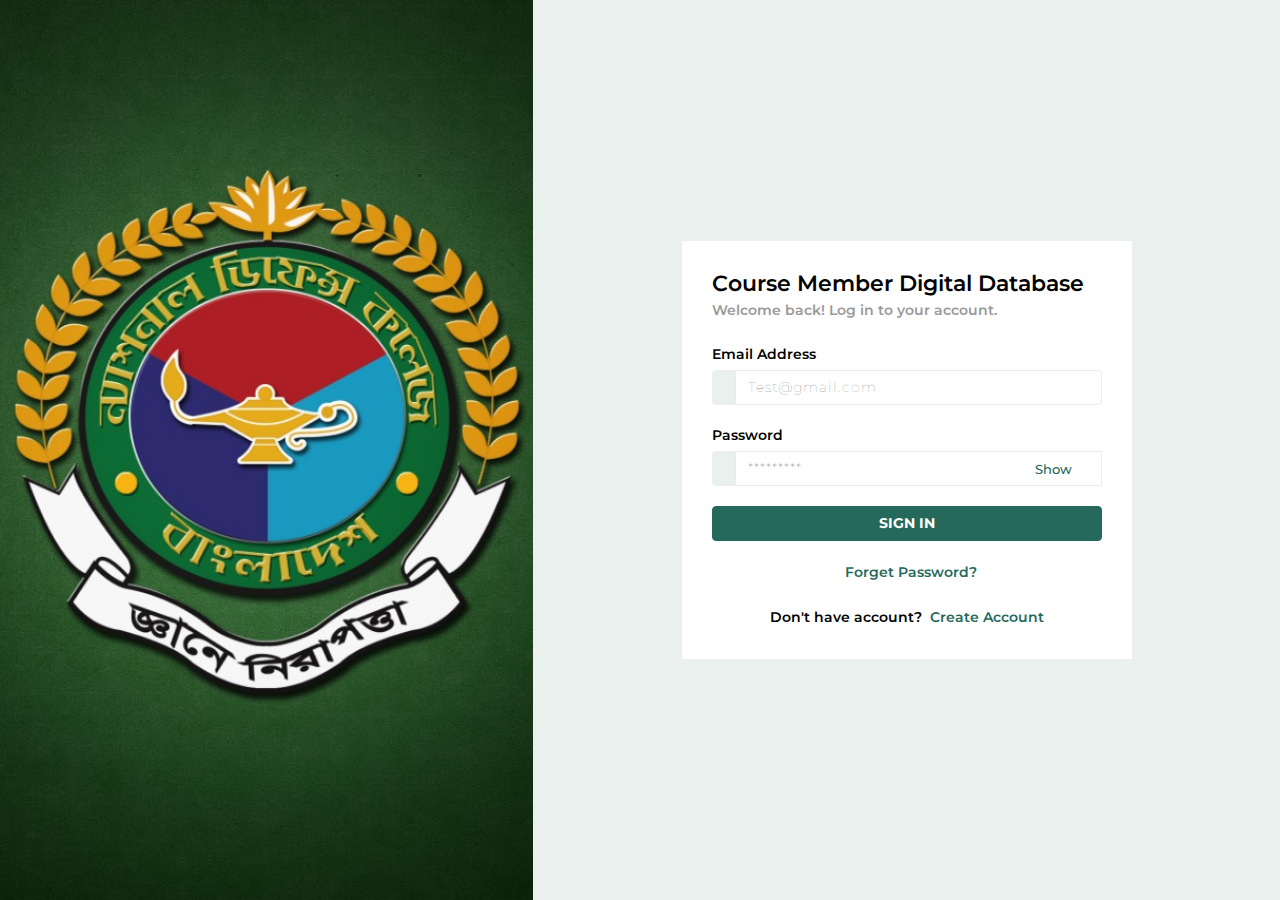
<file: theme/login.html>
<!DOCTYPE html>
<html lang="en">

  <!-- Mirrored from admin.pixelstrap.com/viho/theme/login.html by HTTrack Website Copier/3.x [XR&CO'2014], Sun, 26 Sep 2021 05:01:02 GMT -->
  <head>
    <meta http-equiv="Content-Type" content="text/html; charset=UTF-8">
    <meta http-equiv="X-UA-Compatible" content="IE=edge">
    <meta name="viewport" content="width=device-width, initial-scale=1.0">
    <meta name="description" content="viho admin is super flexible, powerful,
      clean &amp; modern responsive bootstrap 4 admin template with unlimited
      possibilities.">
    <meta name="keywords" content="admin template, viho admin template,
      dashboard template, flat admin template, responsive admin template, web
      app">
      <meta name="author" content="pixelstrap">
      <link rel="icon" href="" type="">
      <link rel="shortcut icon" href=""
        type="">
      <title>Course member digital database</title>
    <!-- Google font-->
    <link rel="preconnect" href="https://fonts.gstatic.com/">
    <link
      href="https://fonts.googleapis.com/css2?family=Montserrat:ital,wght@0,100;0,200;0,300;0,400;0,500;0,600;0,700;0,800;0,900;1,100;1,200;1,300;1,400;1,500;1,600;1,700;1,800;1,900&amp;display=swap"
      rel="stylesheet">
    <link
      href="https://fonts.googleapis.com/css2?family=Roboto:ital,wght@0,100;0,300;0,400;0,500;0,700;0,900;1,100;1,300;1,400;1,500;1,700;1,900&amp;display=swap"
      rel="stylesheet">
    <link
      href="https://fonts.googleapis.com/css2?family=Rubik:ital,wght@0,400;0,500;0,600;0,700;0,800;0,900;1,300;1,400;1,500;1,600;1,700;1,800;1,900&amp;display=swap"
      rel="stylesheet">
    <!-- Font Awesome-->
    <link rel="stylesheet" type="text/css" href="../assets/css/fontawesome.css">
    <!-- ico-font-->
    <link rel="stylesheet" type="text/css" href="../assets/css/icofont.css">
    <!-- Themify icon-->
    <link rel="stylesheet" type="text/css" href="../assets/css/themify.css">
    <!-- Flag icon-->
    <link rel="stylesheet" type="text/css" href="../assets/css/flag-icon.css">
    <!-- Feather icon-->
    <link rel="stylesheet" type="text/css"
      href="../assets/css/feather-icon.css">
    <!-- Plugins css start-->
    <!-- Plugins css Ends-->
    <!-- Bootstrap css-->
    <link rel="stylesheet" type="text/css" href="../assets/css/bootstrap.css">
    <!-- App css-->
    <link rel="stylesheet" type="text/css" href="../assets/css/style.css">
    <link id="color" rel="stylesheet" href="../assets/css/color-1.css"
      media="screen">
    <!-- Responsive css-->
    <link rel="stylesheet" type="text/css" href="../assets/css/responsive.css">
  </head>
  <body>
    <!-- Loader starts-->
    <div class="loader-wrapper">
      <div class="theme-loader">
        <div class="loader-p"></div>
      </div>
    </div>
    <!-- Loader ends-->
   
    <section>
      <div class="container-fluid">
        <div class="row">
          <div class="col-xl-5"><img class="bg-img-cover bg-center" src="../assets/images/logo/ndc_2.jpg" alt="looginpage"></div>
          <div class="col-xl-7 p-0">    
            <div class="login-card">
               
              <form class="theme-form login-form">
                <h4>Course Member Digital Database</h4>
                <h6>Welcome back! Log in to your account.</h6>
                <div class="form-group">
                  <label>Email Address</label>
                  <div class="input-group"><span class="input-group-text"><i
                        class="icon-email"></i></span>
                    <input class="form-control" type="email"
                      placeholder="Test@gmail.com">
                  </div>
                </div>
                <div class="form-group">
                  <label>Password</label>
                  <div class="input-group"><span class="input-group-text"><i
                        class="icon-lock"></i></span>
                    <input class="form-control" type="password"
                      name="login[password]" placeholder="*********">
                    <div class="show-hide"><span class="show"> </span></div>
                  </div>
                </div>
               
                <div class="form-group"><a class="btn btn-primary btn-block" href="index.html" type="submit">Sign in</a></div>
                <p><a class="ms-2" href="sign-up.html">Forget Password?</a></p>
                <br>
               
                <p>Don't have account?<a class="ms-2" href="sign-up.html">Create Account</a></p>
              </form>
            </div>
          </div>
        </div>
      </div>
    </section>
    <!-- page-wrapper end-->
    <!-- latest jquery-->
    <script src="../assets/js/jquery-3.5.1.min.js"></script>
    <!-- feather icon js-->
    <script src="../assets/js/icons/feather-icon/feather.min.js"></script>
    <script src="../assets/js/icons/feather-icon/feather-icon.js"></script>
    <!-- Sidebar jquery-->
    <script src="../assets/js/sidebar-menu.js"></script>
    <script src="../assets/js/config.js"></script>
    <!-- Bootstrap js-->
    <script src="../assets/js/bootstrap/popper.min.js"></script>
    <script src="../assets/js/bootstrap/bootstrap.min.js"></script>
    <!-- Plugins JS start-->
    <!-- Plugins JS Ends-->
    <!-- Theme js-->
    <script src="../assets/js/script.js"></script>
    <!-- login js-->
    <!-- Plugin used-->
  </body>

  <!-- Mirrored from admin.pixelstrap.com/viho/theme/login.html by HTTrack Website Copier/3.x [XR&CO'2014], Sun, 26 Sep 2021 05:01:03 GMT -->
</html>
</file>
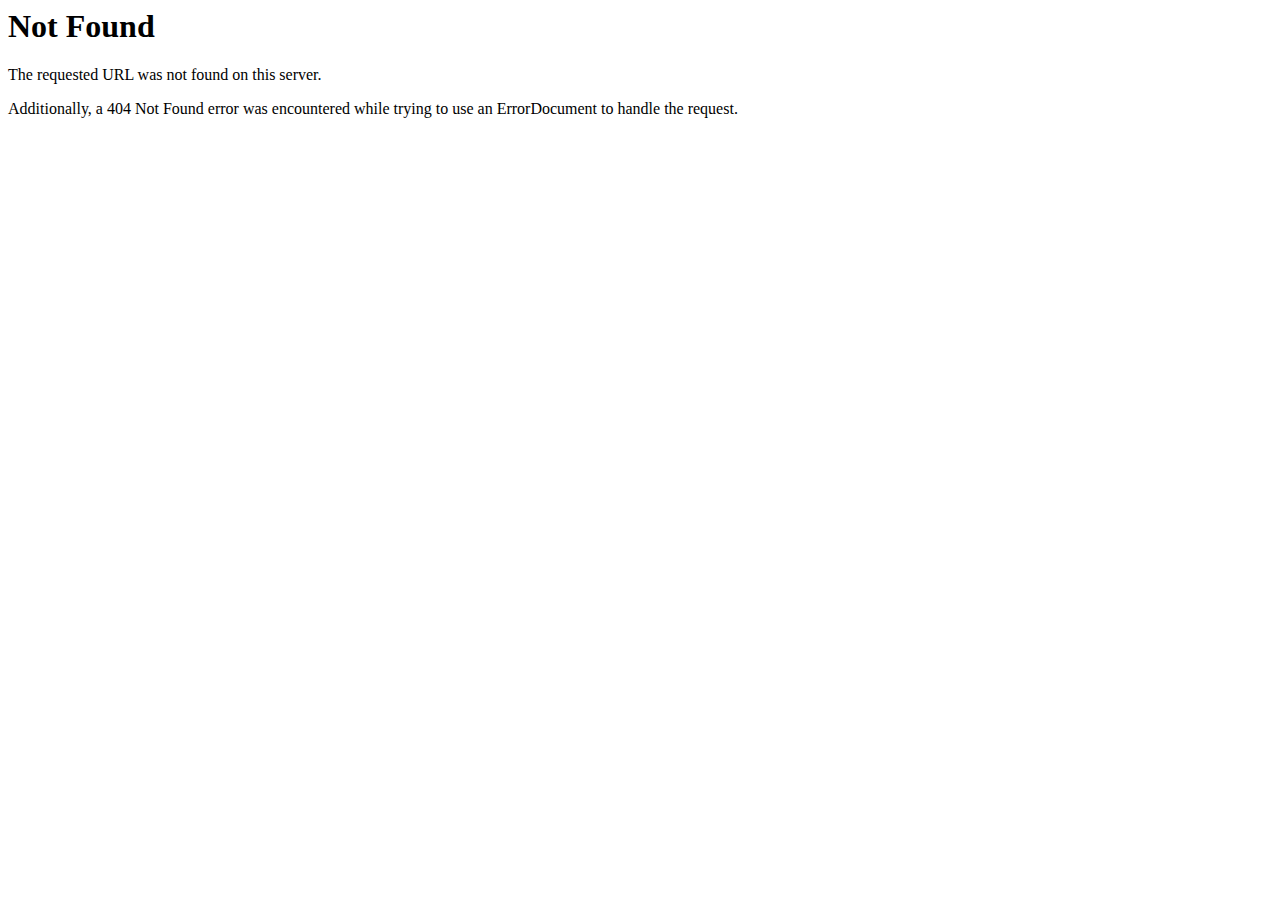
<file: assets/css/${file-1x}.html>
<!DOCTYPE HTML PUBLIC "-//IETF//DTD HTML 2.0//EN">
<html><head>
<title>404 Not Found</title>
</head><body>
<h1>Not Found</h1>
<p>The requested URL was not found on this server.</p>
<p>Additionally, a 404 Not Found
error was encountered while trying to use an ErrorDocument to handle the request.</p>
</body></html>
</file>
<file: assets/css/themify.css>
@font-face {
  font-family: 'themify';
  src:url('fonts/themify.eot?-fvbane');
  src:url('fonts/themify.eot?#iefix-fvbane') format('embedded-opentype'),
    url('fonts/themify.woff?-fvbane') format('woff'),
    url('fonts/themify.ttf?-fvbane') format('truetype'),
    url('fonts/themify.svg?-fvbane#themify') format('svg');
  font-weight: normal;
  font-style: normal;
}

[class^="ti-"], [class*=" ti-"] {
  font-family: 'themify';
  speak: none;
  font-style: normal;
  font-weight: normal;
  font-variant: normal;
  text-transform: none;
  line-height: 1;

  /* Better Font Rendering =========== */
  -webkit-font-smoothing: antialiased;
  -moz-osx-font-smoothing: grayscale;
}

.ti-wand:before {
  content: "\e600";
}
.ti-volume:before {
  content: "\e601";
}
.ti-user:before {
  content: "\e602";
}
.ti-unlock:before {
  content: "\e603";
}
.ti-unlink:before {
  content: "\e604";
}
.ti-trash:before {
  content: "\e605";
}
.ti-thought:before {
  content: "\e606";
}
.ti-target:before {
  content: "\e607";
}
.ti-tag:before {
  content: "\e608";
}
.ti-tablet:before {
  content: "\e609";
}
.ti-star:before {
  content: "\e60a";
}
.ti-spray:before {
  content: "\e60b";
}
.ti-signal:before {
  content: "\e60c";
}
.ti-shopping-cart:before {
  content: "\e60d";
}
.ti-shopping-cart-full:before {
  content: "\e60e";
}
.ti-settings:before {
  content: "\e60f";
}
.ti-search:before {
  content: "\e610";
}
.ti-zoom-in:before {
  content: "\e611";
}
.ti-zoom-out:before {
  content: "\e612";
}
.ti-cut:before {
  content: "\e613";
}
.ti-ruler:before {
  content: "\e614";
}
.ti-ruler-pencil:before {
  content: "\e615";
}
.ti-ruler-alt:before {
  content: "\e616";
}
.ti-bookmark:before {
  content: "\e617";
}
.ti-bookmark-alt:before {
  content: "\e618";
}
.ti-reload:before {
  content: "\e619";
}
.ti-plus:before {
  content: "\e61a";
}
.ti-pin:before {
  content: "\e61b";
}
.ti-pencil:before {
  content: "\e61c";
}
.ti-pencil-alt:before {
  content: "\e61d";
}
.ti-paint-roller:before {
  content: "\e61e";
}
.ti-paint-bucket:before {
  content: "\e61f";
}
.ti-na:before {
  content: "\e620";
}
.ti-mobile:before {
  content: "\e621";
}
.ti-minus:before {
  content: "\e622";
}
.ti-medall:before {
  content: "\e623";
}
.ti-medall-alt:before {
  content: "\e624";
}
.ti-marker:before {
  content: "\e625";
}
.ti-marker-alt:before {
  content: "\e626";
}
.ti-arrow-up:before {
  content: "\e627";
}
.ti-arrow-right:before {
  content: "\e628";
}
.ti-arrow-left:before {
  content: "\e629";
}
.ti-arrow-down:before {
  content: "\e62a";
}
.ti-lock:before {
  content: "\e62b";
}
.ti-location-arrow:before {
  content: "\e62c";
}
.ti-link:before {
  content: "\e62d";
}
.ti-layout:before {
  content: "\e62e";
}
.ti-layers:before {
  content: "\e62f";
}
.ti-layers-alt:before {
  content: "\e630";
}
.ti-key:before {
  content: "\e631";
}
.ti-import:before {
  content: "\e632";
}
.ti-image:before {
  content: "\e633";
}
.ti-heart:before {
  content: "\e634";
}
.ti-heart-broken:before {
  content: "\e635";
}
.ti-hand-stop:before {
  content: "\e636";
}
.ti-hand-open:before {
  content: "\e637";
}
.ti-hand-drag:before {
  content: "\e638";
}
.ti-folder:before {
  content: "\e639";
}
.ti-flag:before {
  content: "\e63a";
}
.ti-flag-alt:before {
  content: "\e63b";
}
.ti-flag-alt-2:before {
  content: "\e63c";
}
.ti-eye:before {
  content: "\e63d";
}
.ti-export:before {
  content: "\e63e";
}
.ti-exchange-vertical:before {
  content: "\e63f";
}
.ti-desktop:before {
  content: "\e640";
}
.ti-cup:before {
  content: "\e641";
}
.ti-crown:before {
  content: "\e642";
}
.ti-comments:before {
  content: "\e643";
}
.ti-comment:before {
  content: "\e644";
}
.ti-comment-alt:before {
  content: "\e645";
}
.ti-close:before {
  content: "\e646";
}
.ti-clip:before {
  content: "\e647";
}
.ti-angle-up:before {
  content: "\e648";
}
.ti-angle-right:before {
  content: "\e649";
}
.ti-angle-left:before {
  content: "\e64a";
}
.ti-angle-down:before {
  content: "\e64b";
}
.ti-check:before {
  content: "\e64c";
}
.ti-check-box:before {
  content: "\e64d";
}
.ti-camera:before {
  content: "\e64e";
}
.ti-announcement:before {
  content: "\e64f";
}
.ti-brush:before {
  content: "\e650";
}
.ti-briefcase:before {
  content: "\e651";
}
.ti-bolt:before {
  content: "\e652";
}
.ti-bolt-alt:before {
  content: "\e653";
}
.ti-blackboard:before {
  content: "\e654";
}
.ti-bag:before {
  content: "\e655";
}
.ti-move:before {
  content: "\e656";
}
.ti-arrows-vertical:before {
  content: "\e657";
}
.ti-arrows-horizontal:before {
  content: "\e658";
}
.ti-fullscreen:before {
  content: "\e659";
}
.ti-arrow-top-right:before {
  content: "\e65a";
}
.ti-arrow-top-left:before {
  content: "\e65b";
}
.ti-arrow-circle-up:before {
  content: "\e65c";
}
.ti-arrow-circle-right:before {
  content: "\e65d";
}
.ti-arrow-circle-left:before {
  content: "\e65e";
}
.ti-arrow-circle-down:before {
  content: "\e65f";
}
.ti-angle-double-up:before {
  content: "\e660";
}
.ti-angle-double-right:before {
  content: "\e661";
}
.ti-angle-double-left:before {
  content: "\e662";
}
.ti-angle-double-down:before {
  content: "\e663";
}
.ti-zip:before {
  content: "\e664";
}
.ti-world:before {
  content: "\e665";
}
.ti-wheelchair:before {
  content: "\e666";
}
.ti-view-list:before {
  content: "\e667";
}
.ti-view-list-alt:before {
  content: "\e668";
}
.ti-view-grid:before {
  content: "\e669";
}
.ti-uppercase:before {
  content: "\e66a";
}
.ti-upload:before {
  content: "\e66b";
}
.ti-underline:before {
  content: "\e66c";
}
.ti-truck:before {
  content: "\e66d";
}
.ti-timer:before {
  content: "\e66e";
}
.ti-ticket:before {
  content: "\e66f";
}
.ti-thumb-up:before {
  content: "\e670";
}
.ti-thumb-down:before {
  content: "\e671";
}
.ti-text:before {
  content: "\e672";
}
.ti-stats-up:before {
  content: "\e673";
}
.ti-stats-down:before {
  content: "\e674";
}
.ti-split-v:before {
  content: "\e675";
}
.ti-split-h:before {
  content: "\e676";
}
.ti-smallcap:before {
  content: "\e677";
}
.ti-shine:before {
  content: "\e678";
}
.ti-shift-right:before {
  content: "\e679";
}
.ti-shift-left:before {
  content: "\e67a";
}
.ti-shield:before {
  content: "\e67b";
}
.ti-notepad:before {
  content: "\e67c";
}
.ti-server:before {
  content: "\e67d";
}
.ti-quote-right:before {
  content: "\e67e";
}
.ti-quote-left:before {
  content: "\e67f";
}
.ti-pulse:before {
  content: "\e680";
}
.ti-printer:before {
  content: "\e681";
}
.ti-power-off:before {
  content: "\e682";
}
.ti-plug:before {
  content: "\e683";
}
.ti-pie-chart:before {
  content: "\e684";
}
.ti-paragraph:before {
  content: "\e685";
}
.ti-panel:before {
  content: "\e686";
}
.ti-package:before {
  content: "\e687";
}
.ti-music:before {
  content: "\e688";
}
.ti-music-alt:before {
  content: "\e689";
}
.ti-mouse:before {
  content: "\e68a";
}
.ti-mouse-alt:before {
  content: "\e68b";
}
.ti-money:before {
  content: "\e68c";
}
.ti-microphone:before {
  content: "\e68d";
}
.ti-menu:before {
  content: "\e68e";
}
.ti-menu-alt:before {
  content: "\e68f";
}
.ti-map:before {
  content: "\e690";
}
.ti-map-alt:before {
  content: "\e691";
}
.ti-loop:before {
  content: "\e692";
}
.ti-location-pin:before {
  content: "\e693";
}
.ti-list:before {
  content: "\e694";
}
.ti-light-bulb:before {
  content: "\e695";
}
.ti-Italic:before {
  content: "\e696";
}
.ti-info:before {
  content: "\e697";
}
.ti-infinite:before {
  content: "\e698";
}
.ti-id-badge:before {
  content: "\e699";
}
.ti-hummer:before {
  content: "\e69a";
}
.ti-home:before {
  content: "\e69b";
}
.ti-help:before {
  content: "\e69c";
}
.ti-headphone:before {
  content: "\e69d";
}
.ti-harddrives:before {
  content: "\e69e";
}
.ti-harddrive:before {
  content: "\e69f";
}
.ti-gift:before {
  content: "\e6a0";
}
.ti-game:before {
  content: "\e6a1";
}
.ti-filter:before {
  content: "\e6a2";
}
.ti-files:before {
  content: "\e6a3";
}
.ti-file:before {
  content: "\e6a4";
}
.ti-eraser:before {
  content: "\e6a5";
}
.ti-envelope:before {
  content: "\e6a6";
}
.ti-download:before {
  content: "\e6a7";
}
.ti-direction:before {
  content: "\e6a8";
}
.ti-direction-alt:before {
  content: "\e6a9";
}
.ti-dashboard:before {
  content: "\e6aa";
}
.ti-control-stop:before {
  content: "\e6ab";
}
.ti-control-shuffle:before {
  content: "\e6ac";
}
.ti-control-play:before {
  content: "\e6ad";
}
.ti-control-pause:before {
  content: "\e6ae";
}
.ti-control-forward:before {
  content: "\e6af";
}
.ti-control-backward:before {
  content: "\e6b0";
}
.ti-cloud:before {
  content: "\e6b1";
}
.ti-cloud-up:before {
  content: "\e6b2";
}
.ti-cloud-down:before {
  content: "\e6b3";
}
.ti-clipboard:before {
  content: "\e6b4";
}
.ti-car:before {
  content: "\e6b5";
}
.ti-calendar:before {
  content: "\e6b6";
}
.ti-book:before {
  content: "\e6b7";
}
.ti-bell:before {
  content: "\e6b8";
}
.ti-basketball:before {
  content: "\e6b9";
}
.ti-bar-chart:before {
  content: "\e6ba";
}
.ti-bar-chart-alt:before {
  content: "\e6bb";
}
.ti-back-right:before {
  content: "\e6bc";
}
.ti-back-left:before {
  content: "\e6bd";
}
.ti-arrows-corner:before {
  content: "\e6be";
}
.ti-archive:before {
  content: "\e6bf";
}
.ti-anchor:before {
  content: "\e6c0";
}
.ti-align-right:before {
  content: "\e6c1";
}
.ti-align-left:before {
  content: "\e6c2";
}
.ti-align-justify:before {
  content: "\e6c3";
}
.ti-align-center:before {
  content: "\e6c4";
}
.ti-alert:before {
  content: "\e6c5";
}
.ti-alarm-clock:before {
  content: "\e6c6";
}
.ti-agenda:before {
  content: "\e6c7";
}
.ti-write:before {
  content: "\e6c8";
}
.ti-window:before {
  content: "\e6c9";
}
.ti-widgetized:before {
  content: "\e6ca";
}
.ti-widget:before {
  content: "\e6cb";
}
.ti-widget-alt:before {
  content: "\e6cc";
}
.ti-wallet:before {
  content: "\e6cd";
}
.ti-video-clapper:before {
  content: "\e6ce";
}
.ti-video-camera:before {
  content: "\e6cf";
}
.ti-vector:before {
  content: "\e6d0";
}
.ti-themify-logo:before {
  content: "\e6d1";
}
.ti-themify-favicon:before {
  content: "\e6d2";
}
.ti-themify-favicon-alt:before {
  content: "\e6d3";
}
.ti-support:before {
  content: "\e6d4";
}
.ti-stamp:before {
  content: "\e6d5";
}
.ti-split-v-alt:before {
  content: "\e6d6";
}
.ti-slice:before {
  content: "\e6d7";
}
.ti-shortcode:before {
  content: "\e6d8";
}
.ti-shift-right-alt:before {
  content: "\e6d9";
}
.ti-shift-left-alt:before {
  content: "\e6da";
}
.ti-ruler-alt-2:before {
  content: "\e6db";
}
.ti-receipt:before {
  content: "\e6dc";
}
.ti-pin2:before {
  content: "\e6dd";
}
.ti-pin-alt:before {
  content: "\e6de";
}
.ti-pencil-alt2:before {
  content: "\e6df";
}
.ti-palette:before {
  content: "\e6e0";
}
.ti-more:before {
  content: "\e6e1";
}
.ti-more-alt:before {
  content: "\e6e2";
}
.ti-microphone-alt:before {
  content: "\e6e3";
}
.ti-magnet:before {
  content: "\e6e4";
}
.ti-line-double:before {
  content: "\e6e5";
}
.ti-line-dotted:before {
  content: "\e6e6";
}
.ti-line-dashed:before {
  content: "\e6e7";
}
.ti-layout-width-full:before {
  content: "\e6e8";
}
.ti-layout-width-default:before {
  content: "\e6e9";
}
.ti-layout-width-default-alt:before {
  content: "\e6ea";
}
.ti-layout-tab:before {
  content: "\e6eb";
}
.ti-layout-tab-window:before {
  content: "\e6ec";
}
.ti-layout-tab-v:before {
  content: "\e6ed";
}
.ti-layout-tab-min:before {
  content: "\e6ee";
}
.ti-layout-slider:before {
  content: "\e6ef";
}
.ti-layout-slider-alt:before {
  content: "\e6f0";
}
.ti-layout-sidebar-right:before {
  content: "\e6f1";
}
.ti-layout-sidebar-none:before {
  content: "\e6f2";
}
.ti-layout-sidebar-left:before {
  content: "\e6f3";
}
.ti-layout-placeholder:before {
  content: "\e6f4";
}
.ti-layout-menu:before {
  content: "\e6f5";
}
.ti-layout-menu-v:before {
  content: "\e6f6";
}
.ti-layout-menu-separated:before {
  content: "\e6f7";
}
.ti-layout-menu-full:before {
  content: "\e6f8";
}
.ti-layout-media-right-alt:before {
  content: "\e6f9";
}
.ti-layout-media-right:before {
  content: "\e6fa";
}
.ti-layout-media-overlay:before {
  content: "\e6fb";
}
.ti-layout-media-overlay-alt:before {
  content: "\e6fc";
}
.ti-layout-media-overlay-alt-2:before {
  content: "\e6fd";
}
.ti-layout-media-left-alt:before {
  content: "\e6fe";
}
.ti-layout-media-left:before {
  content: "\e6ff";
}
.ti-layout-media-center-alt:before {
  content: "\e700";
}
.ti-layout-media-center:before {
  content: "\e701";
}
.ti-layout-list-thumb:before {
  content: "\e702";
}
.ti-layout-list-thumb-alt:before {
  content: "\e703";
}
.ti-layout-list-post:before {
  content: "\e704";
}
.ti-layout-list-large-image:before {
  content: "\e705";
}
.ti-layout-line-solid:before {
  content: "\e706";
}
.ti-layout-grid4:before {
  content: "\e707";
}
.ti-layout-grid3:before {
  content: "\e708";
}
.ti-layout-grid2:before {
  content: "\e709";
}
.ti-layout-grid2-thumb:before {
  content: "\e70a";
}
.ti-layout-cta-right:before {
  content: "\e70b";
}
.ti-layout-cta-left:before {
  content: "\e70c";
}
.ti-layout-cta-center:before {
  content: "\e70d";
}
.ti-layout-cta-btn-right:before {
  content: "\e70e";
}
.ti-layout-cta-btn-left:before {
  content: "\e70f";
}
.ti-layout-column4:before {
  content: "\e710";
}
.ti-layout-column3:before {
  content: "\e711";
}
.ti-layout-column2:before {
  content: "\e712";
}
.ti-layout-accordion-separated:before {
  content: "\e713";
}
.ti-layout-accordion-merged:before {
  content: "\e714";
}
.ti-layout-accordion-list:before {
  content: "\e715";
}
.ti-ink-pen:before {
  content: "\e716";
}
.ti-info-alt:before {
  content: "\e717";
}
.ti-help-alt:before {
  content: "\e718";
}
.ti-headphone-alt:before {
  content: "\e719";
}
.ti-hand-point-up:before {
  content: "\e71a";
}
.ti-hand-point-right:before {
  content: "\e71b";
}
.ti-hand-point-left:before {
  content: "\e71c";
}
.ti-hand-point-down:before {
  content: "\e71d";
}
.ti-gallery:before {
  content: "\e71e";
}
.ti-face-smile:before {
  content: "\e71f";
}
.ti-face-sad:before {
  content: "\e720";
}
.ti-credit-card:before {
  content: "\e721";
}
.ti-control-skip-forward:before {
  content: "\e722";
}
.ti-control-skip-backward:before {
  content: "\e723";
}
.ti-control-record:before {
  content: "\e724";
}
.ti-control-eject:before {
  content: "\e725";
}
.ti-comments-smiley:before {
  content: "\e726";
}
.ti-brush-alt:before {
  content: "\e727";
}
.ti-youtube:before {
  content: "\e728";
}
.ti-vimeo:before {
  content: "\e729";
}
.ti-twitter:before {
  content: "\e72a";
}
.ti-time:before {
  content: "\e72b";
}
.ti-tumblr:before {
  content: "\e72c";
}
.ti-skype:before {
  content: "\e72d";
}
.ti-share:before {
  content: "\e72e";
}
.ti-share-alt:before {
  content: "\e72f";
}
.ti-rocket:before {
  content: "\e730";
}
.ti-pinterest:before {
  content: "\e731";
}
.ti-new-window:before {
  content: "\e732";
}
.ti-microsoft:before {
  content: "\e733";
}
.ti-list-ol:before {
  content: "\e734";
}
.ti-linkedin:before {
  content: "\e735";
}
.ti-layout-sidebar-2:before {
  content: "\e736";
}
.ti-layout-grid4-alt:before {
  content: "\e737";
}
.ti-layout-grid3-alt:before {
  content: "\e738";
}
.ti-layout-grid2-alt:before {
  content: "\e739";
}
.ti-layout-column4-alt:before {
  content: "\e73a";
}
.ti-layout-column3-alt:before {
  content: "\e73b";
}
.ti-layout-column2-alt:before {
  content: "\e73c";
}
.ti-instagram:before {
  content: "\e73d";
}
.ti-google:before {
  content: "\e73e";
}
.ti-github:before {
  content: "\e73f";
}
.ti-flickr:before {
  content: "\e740";
}
.ti-facebook:before {
  content: "\e741";
}
.ti-dropbox:before {
  content: "\e742";
}
.ti-dribbble:before {
  content: "\e743";
}
.ti-apple:before {
  content: "\e744";
}
.ti-android:before {
  content: "\e745";
}
.ti-save:before {
  content: "\e746";
}
.ti-save-alt:before {
  content: "\e747";
}
.ti-yahoo:before {
  content: "\e748";
}
.ti-wordpress:before {
  content: "\e749";
}
.ti-vimeo-alt:before {
  content: "\e74a";
}
.ti-twitter-alt:before {
  content: "\e74b";
}
.ti-tumblr-alt:before {
  content: "\e74c";
}
.ti-trello:before {
  content: "\e74d";
}
.ti-stack-overflow:before {
  content: "\e74e";
}
.ti-soundcloud:before {
  content: "\e74f";
}
.ti-sharethis:before {
  content: "\e750";
}
.ti-sharethis-alt:before {
  content: "\e751";
}
.ti-reddit:before {
  content: "\e752";
}
.ti-pinterest-alt:before {
  content: "\e753";
}
.ti-microsoft-alt:before {
  content: "\e754";
}
.ti-linux:before {
  content: "\e755";
}
.ti-jsfiddle:before {
  content: "\e756";
}
.ti-joomla:before {
  content: "\e757";
}
.ti-html5:before {
  content: "\e758";
}
.ti-flickr-alt:before {
  content: "\e759";
}
.ti-email:before {
  content: "\e75a";
}
.ti-drupal:before {
  content: "\e75b";
}
.ti-dropbox-alt:before {
  content: "\e75c";
}
.ti-css3:before {
  content: "\e75d";
}
.ti-rss:before {
  content: "\e75e";
}
.ti-rss-alt:before {
  content: "\e75f";
}
</file>
<file: assets/css/flag-icon.css>
.flag-icon-background, .flag-icon {
  background-size: contain;
  background-position: 50%;
  background-repeat: no-repeat; }

.flag-icon {
  position: relative;
  display: inline-block;
  width: 1.33333em;
  line-height: 1em; }
  .flag-icon:before {
    content: '\00a0'; }
  .flag-icon.flag-icon-squared {
    width: 1em; }

.flag-icon-es-ct {
  background-image: url(http://admin.pixelstrap.com/viho/assets/fonts/flag-icon/es-ct.svg); }
  .flag-icon-es-ct.flag-icon-squared {
    background-image: url(http://admin.pixelstrap.com/viho/assets/fonts/flag-icon/es-ct.svg); }

.flag-icon-eu {
  background-image: url(http://admin.pixelstrap.com/viho/assets/fonts/flag-icon/eu.svg); }
  .flag-icon-eu.flag-icon-squared {
    background-image: url(http://admin.pixelstrap.com/viho/assets/fonts/flag-icon/eu.svg); }

.flag-icon-gb-eng {
  background-image: url(http://admin.pixelstrap.com/viho/assets/fonts/flag-icon/gb-eng.svg); }
  .flag-icon-gb-eng.flag-icon-squared {
    background-image: url(http://admin.pixelstrap.com/viho/assets/fonts/flag-icon/gb-eng.svg); }

.flag-icon-gb-nir {
  background-image: url(http://admin.pixelstrap.com/viho/assets/fonts/flag-icon/gb-nir.svg); }
  .flag-icon-gb-nir.flag-icon-squared {
    background-image: url(http://admin.pixelstrap.com/viho/assets/fonts/flag-icon/gb-nir.svg); }

.flag-icon-gb-sct {
  background-image: url(http://admin.pixelstrap.com/viho/assets/fonts/flag-icon/gb-sct.svg); }
  .flag-icon-gb-sct.flag-icon-squared {
    background-image: url(http://admin.pixelstrap.com/viho/assets/fonts/flag-icon/gb-sct.svg); }

.flag-icon-gb-wls {
  background-image: url(http://admin.pixelstrap.com/viho/assets/fonts/flag-icon/gb-wls.svg); }
  .flag-icon-gb-wls.flag-icon-squared {
    background-image: url(http://admin.pixelstrap.com/viho/assets/fonts/flag-icon/gb-wls.svg); }

.flag-icon-un {
  background-image: url(http://admin.pixelstrap.com/viho/assets/fonts/flag-icon/un.svg); }
  .flag-icon-un.flag-icon-squared {
    background-image: url(http://admin.pixelstrap.com/viho/assets/fonts/flag-icon/un.svg); }

.flag-icon-ad {
  background-image: url(http://admin.pixelstrap.com/viho/assets/fonts/flag-icon/ad.svg); }
  .flag-icon-ad.flag-icon-squared {
    background-image: url(http://admin.pixelstrap.com/viho/assets/fonts/flag-icon/ad.svg); }

.flag-icon-ae {
  background-image: url(http://admin.pixelstrap.com/viho/assets/fonts/flag-icon/ae.svg); }
  .flag-icon-ae.flag-icon-squared {
    background-image: url(http://admin.pixelstrap.com/viho/assets/fonts/flag-icon/ae.svg); }

.flag-icon-af {
  background-image: url(http://admin.pixelstrap.com/viho/assets/fonts/flag-icon/af.svg); }
  .flag-icon-af.flag-icon-squared {
    background-image: url(http://admin.pixelstrap.com/viho/assets/fonts/flag-icon/af.svg); }

.flag-icon-ag {
  background-image: url(http://admin.pixelstrap.com/viho/assets/fonts/flag-icon/ag.svg); }
  .flag-icon-ag.flag-icon-squared {
    background-image: url(http://admin.pixelstrap.com/viho/assets/fonts/flag-icon/ag.svg); }

.flag-icon-ai {
  background-image: url(http://admin.pixelstrap.com/viho/assets/fonts/flag-icon/ai.svg); }
  .flag-icon-ai.flag-icon-squared {
    background-image: url(http://admin.pixelstrap.com/viho/assets/fonts/flag-icon/ai.svg); }

.flag-icon-al {
  background-image: url(http://admin.pixelstrap.com/viho/assets/fonts/flag-icon/al.svg); }
  .flag-icon-al.flag-icon-squared {
    background-image: url(http://admin.pixelstrap.com/viho/assets/fonts/flag-icon/al.svg); }

.flag-icon-am {
  background-image: url(http://admin.pixelstrap.com/viho/assets/fonts/flag-icon/am.svg); }
  .flag-icon-am.flag-icon-squared {
    background-image: url(http://admin.pixelstrap.com/viho/assets/fonts/flag-icon/am.svg); }

.flag-icon-ao {
  background-image: url(http://admin.pixelstrap.com/viho/assets/fonts/flag-icon/ao.svg); }
  .flag-icon-ao.flag-icon-squared {
    background-image: url(http://admin.pixelstrap.com/viho/assets/fonts/flag-icon/ao.svg); }

.flag-icon-aq {
  background-image: url(http://admin.pixelstrap.com/viho/assets/fonts/flag-icon/aq.svg); }
  .flag-icon-aq.flag-icon-squared {
    background-image: url(http://admin.pixelstrap.com/viho/assets/fonts/flag-icon/aq.svg); }

.flag-icon-ar {
  background-image: url(http://admin.pixelstrap.com/viho/assets/fonts/flag-icon/ar.svg); }
  .flag-icon-ar.flag-icon-squared {
    background-image: url(http://admin.pixelstrap.com/viho/assets/fonts/flag-icon/ar.svg); }

.flag-icon-as {
  background-image: url(http://admin.pixelstrap.com/viho/assets/fonts/flag-icon/as.svg); }
  .flag-icon-as.flag-icon-squared {
    background-image: url(http://admin.pixelstrap.com/viho/assets/fonts/flag-icon/as.svg); }

.flag-icon-at {
  background-image: url(http://admin.pixelstrap.com/viho/assets/fonts/flag-icon/at.svg); }
  .flag-icon-at.flag-icon-squared {
    background-image: url(http://admin.pixelstrap.com/viho/assets/fonts/flag-icon/at.svg); }

.flag-icon-au {
  background-image: url(http://admin.pixelstrap.com/viho/assets/fonts/flag-icon/au.svg); }
  .flag-icon-au.flag-icon-squared {
    background-image: url(http://admin.pixelstrap.com/viho/assets/fonts/flag-icon/au.svg); }

.flag-icon-aw {
  background-image: url(http://admin.pixelstrap.com/viho/assets/fonts/flag-icon/aw.svg); }
  .flag-icon-aw.flag-icon-squared {
    background-image: url(http://admin.pixelstrap.com/viho/assets/fonts/flag-icon/aw.svg); }

.flag-icon-ax {
  background-image: url(http://admin.pixelstrap.com/viho/assets/fonts/flag-icon/ax.svg); }
  .flag-icon-ax.flag-icon-squared {
    background-image: url(http://admin.pixelstrap.com/viho/assets/fonts/flag-icon/ax.svg); }

.flag-icon-az {
  background-image: url(http://admin.pixelstrap.com/viho/assets/fonts/flag-icon/az.svg); }
  .flag-icon-az.flag-icon-squared {
    background-image: url(http://admin.pixelstrap.com/viho/assets/fonts/flag-icon/az.svg); }

.flag-icon-ba {
  background-image: url(http://admin.pixelstrap.com/viho/assets/fonts/flag-icon/ba.svg); }
  .flag-icon-ba.flag-icon-squared {
    background-image: url(http://admin.pixelstrap.com/viho/assets/fonts/flag-icon/ba.svg); }

.flag-icon-bb {
  background-image: url(http://admin.pixelstrap.com/viho/assets/fonts/flag-icon/bb.svg); }
  .flag-icon-bb.flag-icon-squared {
    background-image: url(http://admin.pixelstrap.com/viho/assets/fonts/flag-icon/bb.svg); }

.flag-icon-bd {
  background-image: url(http://admin.pixelstrap.com/viho/assets/fonts/flag-icon/bd.svg); }
  .flag-icon-bd.flag-icon-squared {
    background-image: url(http://admin.pixelstrap.com/viho/assets/fonts/flag-icon/bd.svg); }

.flag-icon-be {
  background-image: url(http://admin.pixelstrap.com/viho/assets/fonts/flag-icon/be.svg); }
  .flag-icon-be.flag-icon-squared {
    background-image: url(http://admin.pixelstrap.com/viho/assets/fonts/flag-icon/be.svg); }

.flag-icon-bf {
  background-image: url(http://admin.pixelstrap.com/viho/assets/fonts/flag-icon/bf.svg); }
  .flag-icon-bf.flag-icon-squared {
    background-image: url(http://admin.pixelstrap.com/viho/assets/fonts/flag-icon/bf.svg); }

.flag-icon-bg {
  background-image: url(http://admin.pixelstrap.com/viho/assets/fonts/flag-icon/bg.svg); }
  .flag-icon-bg.flag-icon-squared {
    background-image: url(http://admin.pixelstrap.com/viho/assets/fonts/flag-icon/bg.svg); }

.flag-icon-bh {
  background-image: url(http://admin.pixelstrap.com/viho/assets/fonts/flag-icon/bh.svg); }
  .flag-icon-bh.flag-icon-squared {
    background-image: url(http://admin.pixelstrap.com/viho/assets/fonts/flag-icon/bh.svg); }

.flag-icon-bi {
  background-image: url(http://admin.pixelstrap.com/viho/assets/fonts/flag-icon/bi.svg); }
  .flag-icon-bi.flag-icon-squared {
    background-image: url(http://admin.pixelstrap.com/viho/assets/fonts/flag-icon/bi.svg); }

.flag-icon-bj {
  background-image: url(http://admin.pixelstrap.com/viho/assets/fonts/flag-icon/bj.svg); }
  .flag-icon-bj.flag-icon-squared {
    background-image: url(http://admin.pixelstrap.com/viho/assets/fonts/flag-icon/bj.svg); }

.flag-icon-bl {
  background-image: url(http://admin.pixelstrap.com/viho/assets/fonts/flag-icon/bl.svg); }
  .flag-icon-bl.flag-icon-squared {
    background-image: url(http://admin.pixelstrap.com/viho/assets/fonts/flag-icon/bl.svg); }

.flag-icon-bm {
  background-image: url(http://admin.pixelstrap.com/viho/assets/fonts/flag-icon/bm.svg); }
  .flag-icon-bm.flag-icon-squared {
    background-image: url(http://admin.pixelstrap.com/viho/assets/fonts/flag-icon/bm.svg); }

.flag-icon-bn {
  background-image: url(http://admin.pixelstrap.com/viho/assets/fonts/flag-icon/bn.svg); }
  .flag-icon-bn.flag-icon-squared {
    background-image: url(http://admin.pixelstrap.com/viho/assets/fonts/flag-icon/bn.svg); }

.flag-icon-bo {
  background-image: url(http://admin.pixelstrap.com/viho/assets/fonts/flag-icon/bo.svg); }
  .flag-icon-bo.flag-icon-squared {
    background-image: url(http://admin.pixelstrap.com/viho/assets/fonts/flag-icon/bo.svg); }

.flag-icon-bq {
  background-image: url(http://admin.pixelstrap.com/viho/assets/fonts/flag-icon/bq.svg); }
  .flag-icon-bq.flag-icon-squared {
    background-image: url(http://admin.pixelstrap.com/viho/assets/fonts/flag-icon/bq.svg); }

.flag-icon-br {
  background-image: url(http://admin.pixelstrap.com/viho/assets/fonts/flag-icon/br.svg); }
  .flag-icon-br.flag-icon-squared {
    background-image: url(http://admin.pixelstrap.com/viho/assets/fonts/flag-icon/br.svg); }

.flag-icon-bs {
  background-image: url(http://admin.pixelstrap.com/viho/assets/fonts/flag-icon/bs.svg); }
  .flag-icon-bs.flag-icon-squared {
    background-image: url(http://admin.pixelstrap.com/viho/assets/fonts/flag-icon/bs.svg); }

.flag-icon-bt {
  background-image: url(http://admin.pixelstrap.com/viho/assets/fonts/flag-icon/bt.svg); }
  .flag-icon-bt.flag-icon-squared {
    background-image: url(http://admin.pixelstrap.com/viho/assets/fonts/flag-icon/bt.svg); }

.flag-icon-bv {
  background-image: url(http://admin.pixelstrap.com/viho/assets/fonts/flag-icon/bv.svg); }
  .flag-icon-bv.flag-icon-squared {
    background-image: url(http://admin.pixelstrap.com/viho/assets/fonts/flag-icon/bv.svg); }

.flag-icon-bw {
  background-image: url(http://admin.pixelstrap.com/viho/assets/fonts/flag-icon/bw.svg); }
  .flag-icon-bw.flag-icon-squared {
    background-image: url(http://admin.pixelstrap.com/viho/assets/fonts/flag-icon/bw.svg); }

.flag-icon-by {
  background-image: url(http://admin.pixelstrap.com/viho/assets/fonts/flag-icon/by.svg); }
  .flag-icon-by.flag-icon-squared {
    background-image: url(http://admin.pixelstrap.com/viho/assets/fonts/flag-icon/by.svg); }

.flag-icon-bz {
  background-image: url(http://admin.pixelstrap.com/viho/assets/fonts/flag-icon/bz.svg); }
  .flag-icon-bz.flag-icon-squared {
    background-image: url(http://admin.pixelstrap.com/viho/assets/fonts/flag-icon/bz.svg); }

.flag-icon-ca {
  background-image: url(http://admin.pixelstrap.com/viho/assets/fonts/flag-icon/ca.svg); }
  .flag-icon-ca.flag-icon-squared {
    background-image: url(http://admin.pixelstrap.com/viho/assets/fonts/flag-icon/ca.svg); }

.flag-icon-cc {
  background-image: url(http://admin.pixelstrap.com/viho/assets/fonts/flag-icon/cc.svg); }
  .flag-icon-cc.flag-icon-squared {
    background-image: url(http://admin.pixelstrap.com/viho/assets/fonts/flag-icon/cc.svg); }

.flag-icon-cd {
  background-image: url(http://admin.pixelstrap.com/viho/assets/fonts/flag-icon/cd.svg); }
  .flag-icon-cd.flag-icon-squared {
    background-image: url(http://admin.pixelstrap.com/viho/assets/fonts/flag-icon/cd.svg); }

.flag-icon-cf {
  background-image: url(http://admin.pixelstrap.com/viho/assets/fonts/flag-icon/cf.svg); }
  .flag-icon-cf.flag-icon-squared {
    background-image: url(http://admin.pixelstrap.com/viho/assets/fonts/flag-icon/cf.svg); }

.flag-icon-cg {
  background-image: url(http://admin.pixelstrap.com/viho/assets/fonts/flag-icon/cg.svg); }
  .flag-icon-cg.flag-icon-squared {
    background-image: url(http://admin.pixelstrap.com/viho/assets/fonts/flag-icon/cg.svg); }

.flag-icon-ch {
  background-image: url(http://admin.pixelstrap.com/viho/assets/fonts/flag-icon/ch.svg); }
  .flag-icon-ch.flag-icon-squared {
    background-image: url(http://admin.pixelstrap.com/viho/assets/fonts/flag-icon/ch.svg); }

.flag-icon-ci {
  background-image: url(http://admin.pixelstrap.com/viho/assets/fonts/flag-icon/ci.svg); }
  .flag-icon-ci.flag-icon-squared {
    background-image: url(http://admin.pixelstrap.com/viho/assets/fonts/flag-icon/ci.svg); }

.flag-icon-ck {
  background-image: url(http://admin.pixelstrap.com/viho/assets/fonts/flag-icon/ck.svg); }
  .flag-icon-ck.flag-icon-squared {
    background-image: url(http://admin.pixelstrap.com/viho/assets/fonts/flag-icon/ck.svg); }

.flag-icon-cl {
  background-image: url(http://admin.pixelstrap.com/viho/assets/fonts/flag-icon/cl.svg); }
  .flag-icon-cl.flag-icon-squared {
    background-image: url(http://admin.pixelstrap.com/viho/assets/fonts/flag-icon/cl.svg); }

.flag-icon-cm {
  background-image: url(http://admin.pixelstrap.com/viho/assets/fonts/flag-icon/cm.svg); }
  .flag-icon-cm.flag-icon-squared {
    background-image: url(http://admin.pixelstrap.com/viho/assets/fonts/flag-icon/cm.svg); }

.flag-icon-cn {
  background-image: url(http://admin.pixelstrap.com/viho/assets/fonts/flag-icon/cn.svg); }
  .flag-icon-cn.flag-icon-squared {
    background-image: url(http://admin.pixelstrap.com/viho/assets/fonts/flag-icon/cn.svg); }

.flag-icon-co {
  background-image: url(http://admin.pixelstrap.com/viho/assets/fonts/flag-icon/co.svg); }
  .flag-icon-co.flag-icon-squared {
    background-image: url(http://admin.pixelstrap.com/viho/assets/fonts/flag-icon/co.svg); }

.flag-icon-cr {
  background-image: url(http://admin.pixelstrap.com/viho/assets/fonts/flag-icon/cr.svg); }
  .flag-icon-cr.flag-icon-squared {
    background-image: url(http://admin.pixelstrap.com/viho/assets/fonts/flag-icon/cr.svg); }

.flag-icon-cu {
  background-image: url(http://admin.pixelstrap.com/viho/assets/fonts/flag-icon/cu.svg); }
  .flag-icon-cu.flag-icon-squared {
    background-image: url(http://admin.pixelstrap.com/viho/assets/fonts/flag-icon/cu.svg); }

.flag-icon-cv {
  background-image: url(http://admin.pixelstrap.com/viho/assets/fonts/flag-icon/cv.svg); }
  .flag-icon-cv.flag-icon-squared {
    background-image: url(http://admin.pixelstrap.com/viho/assets/fonts/flag-icon/cv.svg); }

.flag-icon-cw {
  background-image: url(http://admin.pixelstrap.com/viho/assets/fonts/flag-icon/cw.svg); }
  .flag-icon-cw.flag-icon-squared {
    background-image: url(http://admin.pixelstrap.com/viho/assets/fonts/flag-icon/cw.svg); }

.flag-icon-cx {
  background-image: url(http://admin.pixelstrap.com/viho/assets/fonts/flag-icon/cx.svg); }
  .flag-icon-cx.flag-icon-squared {
    background-image: url(http://admin.pixelstrap.com/viho/assets/fonts/flag-icon/cx.svg); }

.flag-icon-cy {
  background-image: url(http://admin.pixelstrap.com/viho/assets/fonts/flag-icon/cy.svg); }
  .flag-icon-cy.flag-icon-squared {
    background-image: url(http://admin.pixelstrap.com/viho/assets/fonts/flag-icon/cy.svg); }

.flag-icon-cz {
  background-image: url(http://admin.pixelstrap.com/viho/assets/fonts/flag-icon/cz.svg); }
  .flag-icon-cz.flag-icon-squared {
    background-image: url(http://admin.pixelstrap.com/viho/assets/fonts/flag-icon/cz.svg); }

.flag-icon-de {
  background-image: url(http://admin.pixelstrap.com/viho/assets/fonts/flag-icon/de.svg); }
  .flag-icon-de.flag-icon-squared {
    background-image: url(http://admin.pixelstrap.com/viho/assets/fonts/flag-icon/de.svg); }

.flag-icon-dj {
  background-image: url(http://admin.pixelstrap.com/viho/assets/fonts/flag-icon/dj.svg); }
  .flag-icon-dj.flag-icon-squared {
    background-image: url(http://admin.pixelstrap.com/viho/assets/fonts/flag-icon/dj.svg); }

.flag-icon-dk {
  background-image: url(http://admin.pixelstrap.com/viho/assets/fonts/flag-icon/dk.svg); }
  .flag-icon-dk.flag-icon-squared {
    background-image: url(http://admin.pixelstrap.com/viho/assets/fonts/flag-icon/dk.svg); }

.flag-icon-dm {
  background-image: url(http://admin.pixelstrap.com/viho/assets/fonts/flag-icon/dm.svg); }
  .flag-icon-dm.flag-icon-squared {
    background-image: url(http://admin.pixelstrap.com/viho/assets/fonts/flag-icon/dm.svg); }

.flag-icon-do {
  background-image: url(http://admin.pixelstrap.com/viho/assets/fonts/flag-icon/do.svg); }
  .flag-icon-do.flag-icon-squared {
    background-image: url(http://admin.pixelstrap.com/viho/assets/fonts/flag-icon/do.svg); }

.flag-icon-dz {
  background-image: url(http://admin.pixelstrap.com/viho/assets/fonts/flag-icon/dz.svg); }
  .flag-icon-dz.flag-icon-squared {
    background-image: url(http://admin.pixelstrap.com/viho/assets/fonts/flag-icon/dz.svg); }

.flag-icon-ec {
  background-image: url(http://admin.pixelstrap.com/viho/assets/fonts/flag-icon/ec.svg); }
  .flag-icon-ec.flag-icon-squared {
    background-image: url(http://admin.pixelstrap.com/viho/assets/fonts/flag-icon/ec.svg); }

.flag-icon-ee {
  background-image: url(http://admin.pixelstrap.com/viho/assets/fonts/flag-icon/ee.svg); }
  .flag-icon-ee.flag-icon-squared {
    background-image: url(http://admin.pixelstrap.com/viho/assets/fonts/flag-icon/ee.svg); }

.flag-icon-eg {
  background-image: url(http://admin.pixelstrap.com/viho/assets/fonts/flag-icon/eg.svg); }
  .flag-icon-eg.flag-icon-squared {
    background-image: url(http://admin.pixelstrap.com/viho/assets/fonts/flag-icon/eg.svg); }

.flag-icon-eh {
  background-image: url(http://admin.pixelstrap.com/viho/assets/fonts/flag-icon/eh.svg); }
  .flag-icon-eh.flag-icon-squared {
    background-image: url(http://admin.pixelstrap.com/viho/assets/fonts/flag-icon/eh.svg); }

.flag-icon-er {
  background-image: url(http://admin.pixelstrap.com/viho/assets/fonts/flag-icon/er.svg); }
  .flag-icon-er.flag-icon-squared {
    background-image: url(http://admin.pixelstrap.com/viho/assets/fonts/flag-icon/er.svg); }

.flag-icon-es {
  background-image: url(http://admin.pixelstrap.com/viho/assets/fonts/flag-icon/es.svg); }
  .flag-icon-es.flag-icon-squared {
    background-image: url(http://admin.pixelstrap.com/viho/assets/fonts/flag-icon/es.svg); }

.flag-icon-et {
  background-image: url(http://admin.pixelstrap.com/viho/assets/fonts/flag-icon/et.svg); }
  .flag-icon-et.flag-icon-squared {
    background-image: url(http://admin.pixelstrap.com/viho/assets/fonts/flag-icon/et.svg); }

.flag-icon-fi {
  background-image: url(http://admin.pixelstrap.com/viho/assets/fonts/flag-icon/fi.svg); }
  .flag-icon-fi.flag-icon-squared {
    background-image: url(http://admin.pixelstrap.com/viho/assets/fonts/flag-icon/fi.svg); }

.flag-icon-fj {
  background-image: url(http://admin.pixelstrap.com/viho/assets/fonts/flag-icon/fj.svg); }
  .flag-icon-fj.flag-icon-squared {
    background-image: url(http://admin.pixelstrap.com/viho/assets/fonts/flag-icon/fj.svg); }

.flag-icon-fk {
  background-image: url(http://admin.pixelstrap.com/viho/assets/fonts/flag-icon/fk.svg); }
  .flag-icon-fk.flag-icon-squared {
    background-image: url(http://admin.pixelstrap.com/viho/assets/fonts/flag-icon/fk.svg); }

.flag-icon-fm {
  background-image: url(http://admin.pixelstrap.com/viho/assets/fonts/flag-icon/fm.svg); }
  .flag-icon-fm.flag-icon-squared {
    background-image: url(http://admin.pixelstrap.com/viho/assets/fonts/flag-icon/fm.svg); }

.flag-icon-fo {
  background-image: url(http://admin.pixelstrap.com/viho/assets/fonts/flag-icon/fo.svg); }
  .flag-icon-fo.flag-icon-squared {
    background-image: url(http://admin.pixelstrap.com/viho/assets/fonts/flag-icon/fo.svg); }

.flag-icon-fr {
  background-image: url(http://admin.pixelstrap.com/viho/assets/fonts/flag-icon/fr.svg); }
  .flag-icon-fr.flag-icon-squared {
    background-image: url(http://admin.pixelstrap.com/viho/assets/fonts/flag-icon/fr.svg); }

.flag-icon-ga {
  background-image: url(http://admin.pixelstrap.com/viho/assets/fonts/flag-icon/ga.svg); }
  .flag-icon-ga.flag-icon-squared {
    background-image: url(http://admin.pixelstrap.com/viho/assets/fonts/flag-icon/ga.svg); }

.flag-icon-gb {
  background-image: url(http://admin.pixelstrap.com/viho/assets/fonts/flag-icon/gb.svg); }
  .flag-icon-gb.flag-icon-squared {
    background-image: url(http://admin.pixelstrap.com/viho/assets/fonts/flag-icon/gb.svg); }

.flag-icon-gd {
  background-image: url(http://admin.pixelstrap.com/viho/assets/fonts/flag-icon/gd.svg); }
  .flag-icon-gd.flag-icon-squared {
    background-image: url(http://admin.pixelstrap.com/viho/assets/fonts/flag-icon/gd.svg); }

.flag-icon-ge {
  background-image: url(http://admin.pixelstrap.com/viho/assets/fonts/flag-icon/ge.svg); }
  .flag-icon-ge.flag-icon-squared {
    background-image: url(http://admin.pixelstrap.com/viho/assets/fonts/flag-icon/ge.svg); }

.flag-icon-gf {
  background-image: url(http://admin.pixelstrap.com/viho/assets/fonts/flag-icon/gf.svg); }
  .flag-icon-gf.flag-icon-squared {
    background-image: url(http://admin.pixelstrap.com/viho/assets/fonts/flag-icon/gf.svg); }

.flag-icon-gg {
  background-image: url(http://admin.pixelstrap.com/viho/assets/fonts/flag-icon/gg.svg); }
  .flag-icon-gg.flag-icon-squared {
    background-image: url(http://admin.pixelstrap.com/viho/assets/fonts/flag-icon/gg.svg); }

.flag-icon-gh {
  background-image: url(http://admin.pixelstrap.com/viho/assets/fonts/flag-icon/gh.svg); }
  .flag-icon-gh.flag-icon-squared {
    background-image: url(http://admin.pixelstrap.com/viho/assets/fonts/flag-icon/gh.svg); }

.flag-icon-gi {
  background-image: url(http://admin.pixelstrap.com/viho/assets/fonts/flag-icon/gi.svg); }
  .flag-icon-gi.flag-icon-squared {
    background-image: url(http://admin.pixelstrap.com/viho/assets/fonts/flag-icon/gi.svg); }

.flag-icon-gl {
  background-image: url(http://admin.pixelstrap.com/viho/assets/fonts/flag-icon/gl.svg); }
  .flag-icon-gl.flag-icon-squared {
    background-image: url(http://admin.pixelstrap.com/viho/assets/fonts/flag-icon/gl.svg); }

.flag-icon-gm {
  background-image: url(http://admin.pixelstrap.com/viho/assets/fonts/flag-icon/gm.svg); }
  .flag-icon-gm.flag-icon-squared {
    background-image: url(http://admin.pixelstrap.com/viho/assets/fonts/flag-icon/gm.svg); }

.flag-icon-gn {
  background-image: url(http://admin.pixelstrap.com/viho/assets/fonts/flag-icon/gn.svg); }
  .flag-icon-gn.flag-icon-squared {
    background-image: url(http://admin.pixelstrap.com/viho/assets/fonts/flag-icon/gn.svg); }

.flag-icon-gp {
  background-image: url(http://admin.pixelstrap.com/viho/assets/fonts/flag-icon/gp.svg); }
  .flag-icon-gp.flag-icon-squared {
    background-image: url(http://admin.pixelstrap.com/viho/assets/fonts/flag-icon/gp.svg); }

.flag-icon-gq {
  background-image: url(http://admin.pixelstrap.com/viho/assets/fonts/flag-icon/gq.svg); }
  .flag-icon-gq.flag-icon-squared {
    background-image: url(http://admin.pixelstrap.com/viho/assets/fonts/flag-icon/gq.svg); }

.flag-icon-gr {
  background-image: url(http://admin.pixelstrap.com/viho/assets/fonts/flag-icon/gr.svg); }
  .flag-icon-gr.flag-icon-squared {
    background-image: url(http://admin.pixelstrap.com/viho/assets/fonts/flag-icon/gr.svg); }

.flag-icon-gs {
  background-image: url(http://admin.pixelstrap.com/viho/assets/fonts/flag-icon/gs.svg); }
  .flag-icon-gs.flag-icon-squared {
    background-image: url(http://admin.pixelstrap.com/viho/assets/fonts/flag-icon/gs.svg); }

.flag-icon-gt {
  background-image: url(http://admin.pixelstrap.com/viho/assets/fonts/flag-icon/gt.svg); }
  .flag-icon-gt.flag-icon-squared {
    background-image: url(http://admin.pixelstrap.com/viho/assets/fonts/flag-icon/gt.svg); }

.flag-icon-gu {
  background-image: url(http://admin.pixelstrap.com/viho/assets/fonts/flag-icon/gu.svg); }
  .flag-icon-gu.flag-icon-squared {
    background-image: url(http://admin.pixelstrap.com/viho/assets/fonts/flag-icon/gu.svg); }

.flag-icon-gw {
  background-image: url(http://admin.pixelstrap.com/viho/assets/fonts/flag-icon/gw.svg); }
  .flag-icon-gw.flag-icon-squared {
    background-image: url(http://admin.pixelstrap.com/viho/assets/fonts/flag-icon/gw.svg); }

.flag-icon-gy {
  background-image: url(http://admin.pixelstrap.com/viho/assets/fonts/flag-icon/gy.svg); }
  .flag-icon-gy.flag-icon-squared {
    background-image: url(http://admin.pixelstrap.com/viho/assets/fonts/flag-icon/gy.svg); }

.flag-icon-hk {
  background-image: url(http://admin.pixelstrap.com/viho/assets/fonts/flag-icon/hk.svg); }
  .flag-icon-hk.flag-icon-squared {
    background-image: url(http://admin.pixelstrap.com/viho/assets/fonts/flag-icon/hk.svg); }

.flag-icon-hm {
  background-image: url(http://admin.pixelstrap.com/viho/assets/fonts/flag-icon/hm.svg); }
  .flag-icon-hm.flag-icon-squared {
    background-image: url(http://admin.pixelstrap.com/viho/assets/fonts/flag-icon/hm.svg); }

.flag-icon-hn {
  background-image: url(http://admin.pixelstrap.com/viho/assets/fonts/flag-icon/hn.svg); }
  .flag-icon-hn.flag-icon-squared {
    background-image: url(http://admin.pixelstrap.com/viho/assets/fonts/flag-icon/hn.svg); }

.flag-icon-hr {
  background-image: url(http://admin.pixelstrap.com/viho/assets/fonts/flag-icon/hr.svg); }
  .flag-icon-hr.flag-icon-squared {
    background-image: url(http://admin.pixelstrap.com/viho/assets/fonts/flag-icon/hr.svg); }

.flag-icon-ht {
  background-image: url(http://admin.pixelstrap.com/viho/assets/fonts/flag-icon/ht.svg); }
  .flag-icon-ht.flag-icon-squared {
    background-image: url(http://admin.pixelstrap.com/viho/assets/fonts/flag-icon/ht.svg); }

.flag-icon-hu {
  background-image: url(http://admin.pixelstrap.com/viho/assets/fonts/flag-icon/hu.svg); }
  .flag-icon-hu.flag-icon-squared {
    background-image: url(http://admin.pixelstrap.com/viho/assets/fonts/flag-icon/hu.svg); }

.flag-icon-id {
  background-image: url(http://admin.pixelstrap.com/viho/assets/fonts/flag-icon/id.svg); }
  .flag-icon-id.flag-icon-squared {
    background-image: url(http://admin.pixelstrap.com/viho/assets/fonts/flag-icon/id.svg); }

.flag-icon-ie {
  background-image: url(http://admin.pixelstrap.com/viho/assets/fonts/flag-icon/ie.svg); }
  .flag-icon-ie.flag-icon-squared {
    background-image: url(http://admin.pixelstrap.com/viho/assets/fonts/flag-icon/ie.svg); }

.flag-icon-il {
  background-image: url(http://admin.pixelstrap.com/viho/assets/fonts/flag-icon/il.svg); }
  .flag-icon-il.flag-icon-squared {
    background-image: url(http://admin.pixelstrap.com/viho/assets/fonts/flag-icon/il.svg); }

.flag-icon-im {
  background-image: url(http://admin.pixelstrap.com/viho/assets/fonts/flag-icon/im.svg); }
  .flag-icon-im.flag-icon-squared {
    background-image: url(http://admin.pixelstrap.com/viho/assets/fonts/flag-icon/im.svg); }

.flag-icon-in {
  background-image: url(http://admin.pixelstrap.com/viho/assets/fonts/flag-icon/in.svg); }
  .flag-icon-in.flag-icon-squared {
    background-image: url(http://admin.pixelstrap.com/viho/assets/fonts/flag-icon/in.svg); }

.flag-icon-io {
  background-image: url(http://admin.pixelstrap.com/viho/assets/fonts/flag-icon/io.svg); }
  .flag-icon-io.flag-icon-squared {
    background-image: url(http://admin.pixelstrap.com/viho/assets/fonts/flag-icon/io.svg); }

.flag-icon-iq {
  background-image: url(http://admin.pixelstrap.com/viho/assets/fonts/flag-icon/iq.svg); }
  .flag-icon-iq.flag-icon-squared {
    background-image: url(http://admin.pixelstrap.com/viho/assets/fonts/flag-icon/iq.svg); }

.flag-icon-ir {
  background-image: url(http://admin.pixelstrap.com/viho/assets/fonts/flag-icon/ir.svg); }
  .flag-icon-ir.flag-icon-squared {
    background-image: url(http://admin.pixelstrap.com/viho/assets/fonts/flag-icon/ir.svg); }

.flag-icon-is {
  background-image: url(http://admin.pixelstrap.com/viho/assets/fonts/flag-icon/is.svg); }
  .flag-icon-is.flag-icon-squared {
    background-image: url(http://admin.pixelstrap.com/viho/assets/fonts/flag-icon/is.svg); }

.flag-icon-it {
  background-image: url(http://admin.pixelstrap.com/viho/assets/fonts/flag-icon/it.svg); }
  .flag-icon-it.flag-icon-squared {
    background-image: url(http://admin.pixelstrap.com/viho/assets/fonts/flag-icon/it.svg); }

.flag-icon-je {
  background-image: url(http://admin.pixelstrap.com/viho/assets/fonts/flag-icon/je.svg); }
  .flag-icon-je.flag-icon-squared {
    background-image: url(http://admin.pixelstrap.com/viho/assets/fonts/flag-icon/je.svg); }

.flag-icon-jm {
  background-image: url(http://admin.pixelstrap.com/viho/assets/fonts/flag-icon/jm.svg); }
  .flag-icon-jm.flag-icon-squared {
    background-image: url(http://admin.pixelstrap.com/viho/assets/fonts/flag-icon/jm.svg); }

.flag-icon-jo {
  background-image: url(http://admin.pixelstrap.com/viho/assets/fonts/flag-icon/jo.svg); }
  .flag-icon-jo.flag-icon-squared {
    background-image: url(http://admin.pixelstrap.com/viho/assets/fonts/flag-icon/jo.svg); }

.flag-icon-jp {
  background-image: url(http://admin.pixelstrap.com/viho/assets/fonts/flag-icon/jp.svg); }
  .flag-icon-jp.flag-icon-squared {
    background-image: url(http://admin.pixelstrap.com/viho/assets/fonts/flag-icon/jp.svg); }

.flag-icon-ke {
  background-image: url(http://admin.pixelstrap.com/viho/assets/fonts/flag-icon/ke.svg); }
  .flag-icon-ke.flag-icon-squared {
    background-image: url(http://admin.pixelstrap.com/viho/assets/fonts/flag-icon/ke.svg); }

.flag-icon-kg {
  background-image: url(http://admin.pixelstrap.com/viho/assets/fonts/flag-icon/kg.svg); }
  .flag-icon-kg.flag-icon-squared {
    background-image: url(http://admin.pixelstrap.com/viho/assets/fonts/flag-icon/kg.svg); }

.flag-icon-kh {
  background-image: url(http://admin.pixelstrap.com/viho/assets/fonts/flag-icon/kh.svg); }
  .flag-icon-kh.flag-icon-squared {
    background-image: url(http://admin.pixelstrap.com/viho/assets/fonts/flag-icon/kh.svg); }

.flag-icon-ki {
  background-image: url(http://admin.pixelstrap.com/viho/assets/fonts/flag-icon/ki.svg); }
  .flag-icon-ki.flag-icon-squared {
    background-image: url(http://admin.pixelstrap.com/viho/assets/fonts/flag-icon/ki.svg); }

.flag-icon-km {
  background-image: url(http://admin.pixelstrap.com/viho/assets/fonts/flag-icon/km.svg); }
  .flag-icon-km.flag-icon-squared {
    background-image: url(http://admin.pixelstrap.com/viho/assets/fonts/flag-icon/km.svg); }

.flag-icon-kn {
  background-image: url(http://admin.pixelstrap.com/viho/assets/fonts/flag-icon/kn.svg); }
  .flag-icon-kn.flag-icon-squared {
    background-image: url(http://admin.pixelstrap.com/viho/assets/fonts/flag-icon/kn.svg); }

.flag-icon-kp {
  background-image: url(http://admin.pixelstrap.com/viho/assets/fonts/flag-icon/kp.svg); }
  .flag-icon-kp.flag-icon-squared {
    background-image: url(http://admin.pixelstrap.com/viho/assets/fonts/flag-icon/kp.svg); }

.flag-icon-kr {
  background-image: url(http://admin.pixelstrap.com/viho/assets/fonts/flag-icon/kr.svg); }
  .flag-icon-kr.flag-icon-squared {
    background-image: url(http://admin.pixelstrap.com/viho/assets/fonts/flag-icon/kr.svg); }

.flag-icon-kw {
  background-image: url(http://admin.pixelstrap.com/viho/assets/fonts/flag-icon/kw.svg); }
  .flag-icon-kw.flag-icon-squared {
    background-image: url(http://admin.pixelstrap.com/viho/assets/fonts/flag-icon/kw.svg); }

.flag-icon-ky {
  background-image: url(http://admin.pixelstrap.com/viho/assets/fonts/flag-icon/ky.svg); }
  .flag-icon-ky.flag-icon-squared {
    background-image: url(http://admin.pixelstrap.com/viho/assets/fonts/flag-icon/ky.svg); }

.flag-icon-kz {
  background-image: url(http://admin.pixelstrap.com/viho/assets/fonts/flag-icon/kz.svg); }
  .flag-icon-kz.flag-icon-squared {
    background-image: url(http://admin.pixelstrap.com/viho/assets/fonts/flag-icon/kz.svg); }

.flag-icon-la {
  background-image: url(http://admin.pixelstrap.com/viho/assets/fonts/flag-icon/la.svg); }
  .flag-icon-la.flag-icon-squared {
    background-image: url(http://admin.pixelstrap.com/viho/assets/fonts/flag-icon/la.svg); }

.flag-icon-lb {
  background-image: url(http://admin.pixelstrap.com/viho/assets/fonts/flag-icon/lb.svg); }
  .flag-icon-lb.flag-icon-squared {
    background-image: url(http://admin.pixelstrap.com/viho/assets/fonts/flag-icon/lb.svg); }

.flag-icon-lc {
  background-image: url(http://admin.pixelstrap.com/viho/assets/fonts/flag-icon/lc.svg); }
  .flag-icon-lc.flag-icon-squared {
    background-image: url(http://admin.pixelstrap.com/viho/assets/fonts/flag-icon/lc.svg); }

.flag-icon-li {
  background-image: url(http://admin.pixelstrap.com/viho/assets/fonts/flag-icon/li.svg); }
  .flag-icon-li.flag-icon-squared {
    background-image: url(http://admin.pixelstrap.com/viho/assets/fonts/flag-icon/li.svg); }

.flag-icon-lk {
  background-image: url(http://admin.pixelstrap.com/viho/assets/fonts/flag-icon/lk.svg); }
  .flag-icon-lk.flag-icon-squared {
    background-image: url(http://admin.pixelstrap.com/viho/assets/fonts/flag-icon/lk.svg); }

.flag-icon-lr {
  background-image: url(http://admin.pixelstrap.com/viho/assets/fonts/flag-icon/lr.svg); }
  .flag-icon-lr.flag-icon-squared {
    background-image: url(http://admin.pixelstrap.com/viho/assets/fonts/flag-icon/lr.svg); }

.flag-icon-ls {
  background-image: url(http://admin.pixelstrap.com/viho/assets/fonts/flag-icon/ls.svg); }
  .flag-icon-ls.flag-icon-squared {
    background-image: url(http://admin.pixelstrap.com/viho/assets/fonts/flag-icon/ls.svg); }

.flag-icon-lt {
  background-image: url(http://admin.pixelstrap.com/viho/assets/fonts/flag-icon/lt.svg); }
  .flag-icon-lt.flag-icon-squared {
    background-image: url(http://admin.pixelstrap.com/viho/assets/fonts/flag-icon/lt.svg); }

.flag-icon-lu {
  background-image: url(http://admin.pixelstrap.com/viho/assets/fonts/flag-icon/lu.svg); }
  .flag-icon-lu.flag-icon-squared {
    background-image: url(http://admin.pixelstrap.com/viho/assets/fonts/flag-icon/lu.svg); }

.flag-icon-lv {
  background-image: url(http://admin.pixelstrap.com/viho/assets/fonts/flag-icon/lv.svg); }
  .flag-icon-lv.flag-icon-squared {
    background-image: url(http://admin.pixelstrap.com/viho/assets/fonts/flag-icon/lv.svg); }

.flag-icon-ly {
  background-image: url(http://admin.pixelstrap.com/viho/assets/fonts/flag-icon/ly.svg); }
  .flag-icon-ly.flag-icon-squared {
    background-image: url(http://admin.pixelstrap.com/viho/assets/fonts/flag-icon/ly.svg); }

.flag-icon-ma {
  background-image: url(http://admin.pixelstrap.com/viho/assets/fonts/flag-icon/ma.svg); }
  .flag-icon-ma.flag-icon-squared {
    background-image: url(http://admin.pixelstrap.com/viho/assets/fonts/flag-icon/ma.svg); }

.flag-icon-mc {
  background-image: url(http://admin.pixelstrap.com/viho/assets/fonts/flag-icon/mc.svg); }
  .flag-icon-mc.flag-icon-squared {
    background-image: url(http://admin.pixelstrap.com/viho/assets/fonts/flag-icon/mc.svg); }

.flag-icon-md {
  background-image: url(http://admin.pixelstrap.com/viho/assets/fonts/flag-icon/md.svg); }
  .flag-icon-md.flag-icon-squared {
    background-image: url(http://admin.pixelstrap.com/viho/assets/fonts/flag-icon/md.svg); }

.flag-icon-me {
  background-image: url(http://admin.pixelstrap.com/viho/assets/fonts/flag-icon/me.svg); }
  .flag-icon-me.flag-icon-squared {
    background-image: url(http://admin.pixelstrap.com/viho/assets/fonts/flag-icon/me.svg); }

.flag-icon-mf {
  background-image: url(http://admin.pixelstrap.com/viho/assets/fonts/flag-icon/mf.svg); }
  .flag-icon-mf.flag-icon-squared {
    background-image: url(http://admin.pixelstrap.com/viho/assets/fonts/flag-icon/mf.svg); }

.flag-icon-mg {
  background-image: url(http://admin.pixelstrap.com/viho/assets/fonts/flag-icon/mg.svg); }
  .flag-icon-mg.flag-icon-squared {
    background-image: url(http://admin.pixelstrap.com/viho/assets/fonts/flag-icon/mg.svg); }

.flag-icon-mh {
  background-image: url(http://admin.pixelstrap.com/viho/assets/fonts/flag-icon/mh.svg); }
  .flag-icon-mh.flag-icon-squared {
    background-image: url(http://admin.pixelstrap.com/viho/assets/fonts/flag-icon/mh.svg); }

.flag-icon-mk {
  background-image: url(http://admin.pixelstrap.com/viho/assets/fonts/flag-icon/mk.svg); }
  .flag-icon-mk.flag-icon-squared {
    background-image: url(http://admin.pixelstrap.com/viho/assets/fonts/flag-icon/mk.svg); }

.flag-icon-ml {
  background-image: url(http://admin.pixelstrap.com/viho/assets/fonts/flag-icon/ml.svg); }
  .flag-icon-ml.flag-icon-squared {
    background-image: url(http://admin.pixelstrap.com/viho/assets/fonts/flag-icon/ml.svg); }

.flag-icon-mm {
  background-image: url(http://admin.pixelstrap.com/viho/assets/fonts/flag-icon/mm.svg); }
  .flag-icon-mm.flag-icon-squared {
    background-image: url(http://admin.pixelstrap.com/viho/assets/fonts/flag-icon/mm.svg); }

.flag-icon-mn {
  background-image: url(http://admin.pixelstrap.com/viho/assets/fonts/flag-icon/mn.svg); }
  .flag-icon-mn.flag-icon-squared {
    background-image: url(http://admin.pixelstrap.com/viho/assets/fonts/flag-icon/mn.svg); }

.flag-icon-mo {
  background-image: url(http://admin.pixelstrap.com/viho/assets/fonts/flag-icon/mo.svg); }
  .flag-icon-mo.flag-icon-squared {
    background-image: url(http://admin.pixelstrap.com/viho/assets/fonts/flag-icon/mo.svg); }

.flag-icon-mp {
  background-image: url(http://admin.pixelstrap.com/viho/assets/fonts/flag-icon/mp.svg); }
  .flag-icon-mp.flag-icon-squared {
    background-image: url(http://admin.pixelstrap.com/viho/assets/fonts/flag-icon/mp.svg); }

.flag-icon-mq {
  background-image: url(http://admin.pixelstrap.com/viho/assets/fonts/flag-icon/mq.svg); }
  .flag-icon-mq.flag-icon-squared {
    background-image: url(http://admin.pixelstrap.com/viho/assets/fonts/flag-icon/mq.svg); }

.flag-icon-mr {
  background-image: url(http://admin.pixelstrap.com/viho/assets/fonts/flag-icon/mr.svg); }
  .flag-icon-mr.flag-icon-squared {
    background-image: url(http://admin.pixelstrap.com/viho/assets/fonts/flag-icon/mr.svg); }

.flag-icon-ms {
  background-image: url(http://admin.pixelstrap.com/viho/assets/fonts/flag-icon/ms.svg); }
  .flag-icon-ms.flag-icon-squared {
    background-image: url(http://admin.pixelstrap.com/viho/assets/fonts/flag-icon/ms.svg); }

.flag-icon-mt {
  background-image: url(http://admin.pixelstrap.com/viho/assets/fonts/flag-icon/mt.svg); }
  .flag-icon-mt.flag-icon-squared {
    background-image: url(http://admin.pixelstrap.com/viho/assets/fonts/flag-icon/mt.svg); }

.flag-icon-mu {
  background-image: url(http://admin.pixelstrap.com/viho/assets/fonts/flag-icon/mu.svg); }
  .flag-icon-mu.flag-icon-squared {
    background-image: url(http://admin.pixelstrap.com/viho/assets/fonts/flag-icon/mu.svg); }

.flag-icon-mv {
  background-image: url(http://admin.pixelstrap.com/viho/assets/fonts/flag-icon/mv.svg); }
  .flag-icon-mv.flag-icon-squared {
    background-image: url(http://admin.pixelstrap.com/viho/assets/fonts/flag-icon/mv.svg); }

.flag-icon-mw {
  background-image: url(http://admin.pixelstrap.com/viho/assets/fonts/flag-icon/mw.svg); }
  .flag-icon-mw.flag-icon-squared {
    background-image: url(http://admin.pixelstrap.com/viho/assets/fonts/flag-icon/mw.svg); }

.flag-icon-mx {
  background-image: url(http://admin.pixelstrap.com/viho/assets/fonts/flag-icon/mx.svg); }
  .flag-icon-mx.flag-icon-squared {
    background-image: url(http://admin.pixelstrap.com/viho/assets/fonts/flag-icon/mx.svg); }

.flag-icon-my {
  background-image: url(http://admin.pixelstrap.com/viho/assets/fonts/flag-icon/my.svg); }
  .flag-icon-my.flag-icon-squared {
    background-image: url(http://admin.pixelstrap.com/viho/assets/fonts/flag-icon/my.svg); }

.flag-icon-mz {
  background-image: url(http://admin.pixelstrap.com/viho/assets/fonts/flag-icon/mz.svg); }
  .flag-icon-mz.flag-icon-squared {
    background-image: url(http://admin.pixelstrap.com/viho/assets/fonts/flag-icon/mz.svg); }

.flag-icon-na {
  background-image: url(http://admin.pixelstrap.com/viho/assets/fonts/flag-icon/na.svg); }
  .flag-icon-na.flag-icon-squared {
    background-image: url(http://admin.pixelstrap.com/viho/assets/fonts/flag-icon/na.svg); }

.flag-icon-nc {
  background-image: url(http://admin.pixelstrap.com/viho/assets/fonts/flag-icon/nc.svg); }
  .flag-icon-nc.flag-icon-squared {
    background-image: url(http://admin.pixelstrap.com/viho/assets/fonts/flag-icon/nc.svg); }

.flag-icon-ne {
  background-image: url(http://admin.pixelstrap.com/viho/assets/fonts/flag-icon/ne.svg); }
  .flag-icon-ne.flag-icon-squared {
    background-image: url(http://admin.pixelstrap.com/viho/assets/fonts/flag-icon/ne.svg); }

.flag-icon-nf {
  background-image: url(http://admin.pixelstrap.com/viho/assets/fonts/flag-icon/nf.svg); }
  .flag-icon-nf.flag-icon-squared {
    background-image: url(http://admin.pixelstrap.com/viho/assets/fonts/flag-icon/nf.svg); }

.flag-icon-ng {
  background-image: url(http://admin.pixelstrap.com/viho/assets/fonts/flag-icon/ng.svg); }
  .flag-icon-ng.flag-icon-squared {
    background-image: url(http://admin.pixelstrap.com/viho/assets/fonts/flag-icon/ng.svg); }

.flag-icon-ni {
  background-image: url(http://admin.pixelstrap.com/viho/assets/fonts/flag-icon/ni.svg); }
  .flag-icon-ni.flag-icon-squared {
    background-image: url(http://admin.pixelstrap.com/viho/assets/fonts/flag-icon/ni.svg); }

.flag-icon-nl {
  background-image: url(http://admin.pixelstrap.com/viho/assets/fonts/flag-icon/nl.svg); }
  .flag-icon-nl.flag-icon-squared {
    background-image: url(http://admin.pixelstrap.com/viho/assets/fonts/flag-icon/nl.svg); }

.flag-icon-no {
  background-image: url(http://admin.pixelstrap.com/viho/assets/fonts/flag-icon/no.svg); }
  .flag-icon-no.flag-icon-squared {
    background-image: url(http://admin.pixelstrap.com/viho/assets/fonts/flag-icon/no.svg); }

.flag-icon-np {
  background-image: url(http://admin.pixelstrap.com/viho/assets/fonts/flag-icon/np.svg); }
  .flag-icon-np.flag-icon-squared {
    background-image: url(http://admin.pixelstrap.com/viho/assets/fonts/flag-icon/np.svg); }

.flag-icon-nr {
  background-image: url(http://admin.pixelstrap.com/viho/assets/fonts/flag-icon/nr.svg); }
  .flag-icon-nr.flag-icon-squared {
    background-image: url(http://admin.pixelstrap.com/viho/assets/fonts/flag-icon/nr.svg); }

.flag-icon-nu {
  background-image: url(http://admin.pixelstrap.com/viho/assets/fonts/flag-icon/nu.svg); }
  .flag-icon-nu.flag-icon-squared {
    background-image: url(http://admin.pixelstrap.com/viho/assets/fonts/flag-icon/nu.svg); }

.flag-icon-nz {
  background-image: url(http://admin.pixelstrap.com/viho/assets/fonts/flag-icon/nz.svg); }
  .flag-icon-nz.flag-icon-squared {
    background-image: url(http://admin.pixelstrap.com/viho/assets/fonts/flag-icon/nz.svg); }

.flag-icon-om {
  background-image: url(http://admin.pixelstrap.com/viho/assets/fonts/flag-icon/om.svg); }
  .flag-icon-om.flag-icon-squared {
    background-image: url(http://admin.pixelstrap.com/viho/assets/fonts/flag-icon/om.svg); }

.flag-icon-pa {
  background-image: url(http://admin.pixelstrap.com/viho/assets/fonts/flag-icon/pa.svg); }
  .flag-icon-pa.flag-icon-squared {
    background-image: url(http://admin.pixelstrap.com/viho/assets/fonts/flag-icon/pa.svg); }

.flag-icon-pe {
  background-image: url(http://admin.pixelstrap.com/viho/assets/fonts/flag-icon/pe.svg); }
  .flag-icon-pe.flag-icon-squared {
    background-image: url(http://admin.pixelstrap.com/viho/assets/fonts/flag-icon/pe.svg); }

.flag-icon-pf {
  background-image: url(http://admin.pixelstrap.com/viho/assets/fonts/flag-icon/pf.svg); }
  .flag-icon-pf.flag-icon-squared {
    background-image: url(http://admin.pixelstrap.com/viho/assets/fonts/flag-icon/pf.svg); }

.flag-icon-pg {
  background-image: url(http://admin.pixelstrap.com/viho/assets/fonts/flag-icon/pg.svg); }
  .flag-icon-pg.flag-icon-squared {
    background-image: url(http://admin.pixelstrap.com/viho/assets/fonts/flag-icon/pg.svg); }

.flag-icon-ph {
  background-image: url(http://admin.pixelstrap.com/viho/assets/fonts/flag-icon/ph.svg); }
  .flag-icon-ph.flag-icon-squared {
    background-image: url(http://admin.pixelstrap.com/viho/assets/fonts/flag-icon/ph.svg); }

.flag-icon-pk {
  background-image: url(http://admin.pixelstrap.com/viho/assets/fonts/flag-icon/pk.svg); }
  .flag-icon-pk.flag-icon-squared {
    background-image: url(http://admin.pixelstrap.com/viho/assets/fonts/flag-icon/pk.svg); }

.flag-icon-pl {
  background-image: url(http://admin.pixelstrap.com/viho/assets/fonts/flag-icon/pl.svg); }
  .flag-icon-pl.flag-icon-squared {
    background-image: url(http://admin.pixelstrap.com/viho/assets/fonts/flag-icon/pl.svg); }

.flag-icon-pm {
  background-image: url(http://admin.pixelstrap.com/viho/assets/fonts/flag-icon/pm.svg); }
  .flag-icon-pm.flag-icon-squared {
    background-image: url(http://admin.pixelstrap.com/viho/assets/fonts/flag-icon/pm.svg); }

.flag-icon-pn {
  background-image: url(http://admin.pixelstrap.com/viho/assets/fonts/flag-icon/pn.svg); }
  .flag-icon-pn.flag-icon-squared {
    background-image: url(http://admin.pixelstrap.com/viho/assets/fonts/flag-icon/pn.svg); }

.flag-icon-pr {
  background-image: url(http://admin.pixelstrap.com/viho/assets/fonts/flag-icon/pr.svg); }
  .flag-icon-pr.flag-icon-squared {
    background-image: url(http://admin.pixelstrap.com/viho/assets/fonts/flag-icon/pr.svg); }

.flag-icon-ps {
  background-image: url(http://admin.pixelstrap.com/viho/assets/fonts/flag-icon/ps.svg); }
  .flag-icon-ps.flag-icon-squared {
    background-image: url(http://admin.pixelstrap.com/viho/assets/fonts/flag-icon/ps.svg); }

.flag-icon-pt {
  background-image: url(http://admin.pixelstrap.com/viho/assets/fonts/flag-icon/pt.svg); }
  .flag-icon-pt.flag-icon-squared {
    background-image: url(http://admin.pixelstrap.com/viho/assets/fonts/flag-icon/pt.svg); }

.flag-icon-pw {
  background-image: url(http://admin.pixelstrap.com/viho/assets/fonts/flag-icon/pw.svg); }
  .flag-icon-pw.flag-icon-squared {
    background-image: url(http://admin.pixelstrap.com/viho/assets/fonts/flag-icon/pw.svg); }

.flag-icon-py {
  background-image: url(http://admin.pixelstrap.com/viho/assets/fonts/flag-icon/py.svg); }
  .flag-icon-py.flag-icon-squared {
    background-image: url(http://admin.pixelstrap.com/viho/assets/fonts/flag-icon/py.svg); }

.flag-icon-qa {
  background-image: url(http://admin.pixelstrap.com/viho/assets/fonts/flag-icon/qa.svg); }
  .flag-icon-qa.flag-icon-squared {
    background-image: url(http://admin.pixelstrap.com/viho/assets/fonts/flag-icon/qa.svg); }

.flag-icon-re {
  background-image: url(http://admin.pixelstrap.com/viho/assets/fonts/flag-icon/re.svg); }
  .flag-icon-re.flag-icon-squared {
    background-image: url(http://admin.pixelstrap.com/viho/assets/fonts/flag-icon/re.svg); }

.flag-icon-ro {
  background-image: url(http://admin.pixelstrap.com/viho/assets/fonts/flag-icon/ro.svg); }
  .flag-icon-ro.flag-icon-squared {
    background-image: url(http://admin.pixelstrap.com/viho/assets/fonts/flag-icon/ro.svg); }

.flag-icon-rs {
  background-image: url(http://admin.pixelstrap.com/viho/assets/fonts/flag-icon/rs.svg); }
  .flag-icon-rs.flag-icon-squared {
    background-image: url(http://admin.pixelstrap.com/viho/assets/fonts/flag-icon/rs.svg); }

.flag-icon-ru {
  background-image: url(http://admin.pixelstrap.com/viho/assets/fonts/flag-icon/ru.svg); }
  .flag-icon-ru.flag-icon-squared {
    background-image: url(http://admin.pixelstrap.com/viho/assets/fonts/flag-icon/ru.svg); }

.flag-icon-rw {
  background-image: url(http://admin.pixelstrap.com/viho/assets/fonts/flag-icon/rw.svg); }
  .flag-icon-rw.flag-icon-squared {
    background-image: url(http://admin.pixelstrap.com/viho/assets/fonts/flag-icon/rw.svg); }

.flag-icon-sa {
  background-image: url(http://admin.pixelstrap.com/viho/assets/fonts/flag-icon/sa.svg); }
  .flag-icon-sa.flag-icon-squared {
    background-image: url(http://admin.pixelstrap.com/viho/assets/fonts/flag-icon/sa.svg); }

.flag-icon-sb {
  background-image: url(http://admin.pixelstrap.com/viho/assets/fonts/flag-icon/sb.svg); }
  .flag-icon-sb.flag-icon-squared {
    background-image: url(http://admin.pixelstrap.com/viho/assets/fonts/flag-icon/sb.svg); }

.flag-icon-sc {
  background-image: url(http://admin.pixelstrap.com/viho/assets/fonts/flag-icon/sc.svg); }
  .flag-icon-sc.flag-icon-squared {
    background-image: url(http://admin.pixelstrap.com/viho/assets/fonts/flag-icon/sc.svg); }

.flag-icon-sd {
  background-image: url(http://admin.pixelstrap.com/viho/assets/fonts/flag-icon/sd.svg); }
  .flag-icon-sd.flag-icon-squared {
    background-image: url(http://admin.pixelstrap.com/viho/assets/fonts/flag-icon/sd.svg); }

.flag-icon-se {
  background-image: url(http://admin.pixelstrap.com/viho/assets/fonts/flag-icon/se.svg); }
  .flag-icon-se.flag-icon-squared {
    background-image: url(http://admin.pixelstrap.com/viho/assets/fonts/flag-icon/se.svg); }

.flag-icon-sg {
  background-image: url(http://admin.pixelstrap.com/viho/assets/fonts/flag-icon/sg.svg); }
  .flag-icon-sg.flag-icon-squared {
    background-image: url(http://admin.pixelstrap.com/viho/assets/fonts/flag-icon/sg.svg); }

.flag-icon-sh {
  background-image: url(http://admin.pixelstrap.com/viho/assets/fonts/flag-icon/sh.svg); }
  .flag-icon-sh.flag-icon-squared {
    background-image: url(http://admin.pixelstrap.com/viho/assets/fonts/flag-icon/sh.svg); }

.flag-icon-si {
  background-image: url(http://admin.pixelstrap.com/viho/assets/fonts/flag-icon/si.svg); }
  .flag-icon-si.flag-icon-squared {
    background-image: url(http://admin.pixelstrap.com/viho/assets/fonts/flag-icon/si.svg); }

.flag-icon-sj {
  background-image: url(http://admin.pixelstrap.com/viho/assets/fonts/flag-icon/sj.svg); }
  .flag-icon-sj.flag-icon-squared {
    background-image: url(http://admin.pixelstrap.com/viho/assets/fonts/flag-icon/sj.svg); }

.flag-icon-sk {
  background-image: url(http://admin.pixelstrap.com/viho/assets/fonts/flag-icon/sk.svg); }
  .flag-icon-sk.flag-icon-squared {
    background-image: url(http://admin.pixelstrap.com/viho/assets/fonts/flag-icon/sk.svg); }

.flag-icon-sl {
  background-image: url(http://admin.pixelstrap.com/viho/assets/fonts/flag-icon/sl.svg); }
  .flag-icon-sl.flag-icon-squared {
    background-image: url(http://admin.pixelstrap.com/viho/assets/fonts/flag-icon/sl.svg); }

.flag-icon-sm {
  background-image: url(http://admin.pixelstrap.com/viho/assets/fonts/flag-icon/sm.svg); }
  .flag-icon-sm.flag-icon-squared {
    background-image: url(http://admin.pixelstrap.com/viho/assets/fonts/flag-icon/sm.svg); }

.flag-icon-sn {
  background-image: url(http://admin.pixelstrap.com/viho/assets/fonts/flag-icon/sn.svg); }
  .flag-icon-sn.flag-icon-squared {
    background-image: url(http://admin.pixelstrap.com/viho/assets/fonts/flag-icon/sn.svg); }

.flag-icon-so {
  background-image: url(http://admin.pixelstrap.com/viho/assets/fonts/flag-icon/so.svg); }
  .flag-icon-so.flag-icon-squared {
    background-image: url(http://admin.pixelstrap.com/viho/assets/fonts/flag-icon/so.svg); }

.flag-icon-sr {
  background-image: url(http://admin.pixelstrap.com/viho/assets/fonts/flag-icon/sr.svg); }
  .flag-icon-sr.flag-icon-squared {
    background-image: url(http://admin.pixelstrap.com/viho/assets/fonts/flag-icon/sr.svg); }

.flag-icon-ss {
  background-image: url(http://admin.pixelstrap.com/viho/assets/fonts/flag-icon/ss.svg); }
  .flag-icon-ss.flag-icon-squared {
    background-image: url(http://admin.pixelstrap.com/viho/assets/fonts/flag-icon/ss.svg); }

.flag-icon-st {
  background-image: url(http://admin.pixelstrap.com/viho/assets/fonts/flag-icon/st.svg); }
  .flag-icon-st.flag-icon-squared {
    background-image: url(http://admin.pixelstrap.com/viho/assets/fonts/flag-icon/st.svg); }

.flag-icon-sv {
  background-image: url(http://admin.pixelstrap.com/viho/assets/fonts/flag-icon/sv.svg); }
  .flag-icon-sv.flag-icon-squared {
    background-image: url(http://admin.pixelstrap.com/viho/assets/fonts/flag-icon/sv.svg); }

.flag-icon-sx {
  background-image: url(http://admin.pixelstrap.com/viho/assets/fonts/flag-icon/sx.svg); }
  .flag-icon-sx.flag-icon-squared {
    background-image: url(http://admin.pixelstrap.com/viho/assets/fonts/flag-icon/sx.svg); }

.flag-icon-sy {
  background-image: url(http://admin.pixelstrap.com/viho/assets/fonts/flag-icon/sy.svg); }
  .flag-icon-sy.flag-icon-squared {
    background-image: url(http://admin.pixelstrap.com/viho/assets/fonts/flag-icon/sy.svg); }

.flag-icon-sz {
  background-image: url(http://admin.pixelstrap.com/viho/assets/fonts/flag-icon/sz.svg); }
  .flag-icon-sz.flag-icon-squared {
    background-image: url(http://admin.pixelstrap.com/viho/assets/fonts/flag-icon/sz.svg); }

.flag-icon-tc {
  background-image: url(http://admin.pixelstrap.com/viho/assets/fonts/flag-icon/tc.svg); }
  .flag-icon-tc.flag-icon-squared {
    background-image: url(http://admin.pixelstrap.com/viho/assets/fonts/flag-icon/tc.svg); }

.flag-icon-td {
  background-image: url(http://admin.pixelstrap.com/viho/assets/fonts/flag-icon/td.svg); }
  .flag-icon-td.flag-icon-squared {
    background-image: url(http://admin.pixelstrap.com/viho/assets/fonts/flag-icon/td.svg); }

.flag-icon-tf {
  background-image: url(http://admin.pixelstrap.com/viho/assets/fonts/flag-icon/tf.svg); }
  .flag-icon-tf.flag-icon-squared {
    background-image: url(http://admin.pixelstrap.com/viho/assets/fonts/flag-icon/tf.svg); }

.flag-icon-tg {
  background-image: url(http://admin.pixelstrap.com/viho/assets/fonts/flag-icon/tg.svg); }
  .flag-icon-tg.flag-icon-squared {
    background-image: url(http://admin.pixelstrap.com/viho/assets/fonts/flag-icon/tg.svg); }

.flag-icon-th {
  background-image: url(http://admin.pixelstrap.com/viho/assets/fonts/flag-icon/th.svg); }
  .flag-icon-th.flag-icon-squared {
    background-image: url(http://admin.pixelstrap.com/viho/assets/fonts/flag-icon/th.svg); }

.flag-icon-tj {
  background-image: url(http://admin.pixelstrap.com/viho/assets/fonts/flag-icon/tj.svg); }
  .flag-icon-tj.flag-icon-squared {
    background-image: url(http://admin.pixelstrap.com/viho/assets/fonts/flag-icon/tj.svg); }

.flag-icon-tk {
  background-image: url(http://admin.pixelstrap.com/viho/assets/fonts/flag-icon/tk.svg); }
  .flag-icon-tk.flag-icon-squared {
    background-image: url(http://admin.pixelstrap.com/viho/assets/fonts/flag-icon/tk.svg); }

.flag-icon-tl {
  background-image: url(http://admin.pixelstrap.com/viho/assets/fonts/flag-icon/tl.svg); }
  .flag-icon-tl.flag-icon-squared {
    background-image: url(http://admin.pixelstrap.com/viho/assets/fonts/flag-icon/tl.svg); }

.flag-icon-tm {
  background-image: url(http://admin.pixelstrap.com/viho/assets/fonts/flag-icon/tm.svg); }
  .flag-icon-tm.flag-icon-squared {
    background-image: url(http://admin.pixelstrap.com/viho/assets/fonts/flag-icon/tm.svg); }

.flag-icon-tn {
  background-image: url(http://admin.pixelstrap.com/viho/assets/fonts/flag-icon/tn.svg); }
  .flag-icon-tn.flag-icon-squared {
    background-image: url(http://admin.pixelstrap.com/viho/assets/fonts/flag-icon/tn.svg); }

.flag-icon-to {
  background-image: url(http://admin.pixelstrap.com/viho/assets/fonts/flag-icon/to.svg); }
  .flag-icon-to.flag-icon-squared {
    background-image: url(http://admin.pixelstrap.com/viho/assets/fonts/flag-icon/to.svg); }

.flag-icon-tr {
  background-image: url(http://admin.pixelstrap.com/viho/assets/fonts/flag-icon/tr.svg); }
  .flag-icon-tr.flag-icon-squared {
    background-image: url(http://admin.pixelstrap.com/viho/assets/fonts/flag-icon/tr.svg); }

.flag-icon-tt {
  background-image: url(http://admin.pixelstrap.com/viho/assets/fonts/flag-icon/tt.svg); }
  .flag-icon-tt.flag-icon-squared {
    background-image: url(http://admin.pixelstrap.com/viho/assets/fonts/flag-icon/tt.svg); }

.flag-icon-tv {
  background-image: url(http://admin.pixelstrap.com/viho/assets/fonts/flag-icon/tv.svg); }
  .flag-icon-tv.flag-icon-squared {
    background-image: url(http://admin.pixelstrap.com/viho/assets/fonts/flag-icon/tv.svg); }

.flag-icon-tw {
  background-image: url(http://admin.pixelstrap.com/viho/assets/fonts/flag-icon/tw.svg); }
  .flag-icon-tw.flag-icon-squared {
    background-image: url(http://admin.pixelstrap.com/viho/assets/fonts/flag-icon/tw.svg); }

.flag-icon-tz {
  background-image: url(http://admin.pixelstrap.com/viho/assets/fonts/flag-icon/tz.svg); }
  .flag-icon-tz.flag-icon-squared {
    background-image: url(http://admin.pixelstrap.com/viho/assets/fonts/flag-icon/tz.svg); }

.flag-icon-ua {
  background-image: url(http://admin.pixelstrap.com/viho/assets/fonts/flag-icon/ua.svg); }
  .flag-icon-ua.flag-icon-squared {
    background-image: url(http://admin.pixelstrap.com/viho/assets/fonts/flag-icon/ua.svg); }

.flag-icon-ug {
  background-image: url(http://admin.pixelstrap.com/viho/assets/fonts/flag-icon/ug.svg); }
  .flag-icon-ug.flag-icon-squared {
    background-image: url(http://admin.pixelstrap.com/viho/assets/fonts/flag-icon/ug.svg); }

.flag-icon-um {
  background-image: url(http://admin.pixelstrap.com/viho/assets/fonts/flag-icon/um.svg); }
  .flag-icon-um.flag-icon-squared {
    background-image: url(http://admin.pixelstrap.com/viho/assets/fonts/flag-icon/um.svg); }

.flag-icon-us {
  background-image: url(http://admin.pixelstrap.com/viho/assets/fonts/flag-icon/us.svg); }
  .flag-icon-us.flag-icon-squared {
    background-image: url(http://admin.pixelstrap.com/viho/assets/fonts/flag-icon/us.svg); }

.flag-icon-uy {
  background-image: url(http://admin.pixelstrap.com/viho/assets/fonts/flag-icon/uy.svg); }
  .flag-icon-uy.flag-icon-squared {
    background-image: url(http://admin.pixelstrap.com/viho/assets/fonts/flag-icon/uy.svg); }

.flag-icon-uz {
  background-image: url(http://admin.pixelstrap.com/viho/assets/fonts/flag-icon/uz.svg); }
  .flag-icon-uz.flag-icon-squared {
    background-image: url(http://admin.pixelstrap.com/viho/assets/fonts/flag-icon/uz.svg); }

.flag-icon-va {
  background-image: url(http://admin.pixelstrap.com/viho/assets/fonts/flag-icon/va.svg); }
  .flag-icon-va.flag-icon-squared {
    background-image: url(http://admin.pixelstrap.com/viho/assets/fonts/flag-icon/va.svg); }

.flag-icon-vc {
  background-image: url(http://admin.pixelstrap.com/viho/assets/fonts/flag-icon/vc.svg); }
  .flag-icon-vc.flag-icon-squared {
    background-image: url(http://admin.pixelstrap.com/viho/assets/fonts/flag-icon/vc.svg); }

.flag-icon-ve {
  background-image: url(http://admin.pixelstrap.com/viho/assets/fonts/flag-icon/ve.svg); }
  .flag-icon-ve.flag-icon-squared {
    background-image: url(http://admin.pixelstrap.com/viho/assets/fonts/flag-icon/ve.svg); }

.flag-icon-vg {
  background-image: url(http://admin.pixelstrap.com/viho/assets/fonts/flag-icon/vg.svg); }
  .flag-icon-vg.flag-icon-squared {
    background-image: url(http://admin.pixelstrap.com/viho/assets/fonts/flag-icon/vg.svg); }

.flag-icon-vi {
  background-image: url(http://admin.pixelstrap.com/viho/assets/fonts/flag-icon/vi.svg); }
  .flag-icon-vi.flag-icon-squared {
    background-image: url(http://admin.pixelstrap.com/viho/assets/fonts/flag-icon/vi.svg); }

.flag-icon-vn {
  background-image: url(http://admin.pixelstrap.com/viho/assets/fonts/flag-icon/vn.svg); }
  .flag-icon-vn.flag-icon-squared {
    background-image: url(http://admin.pixelstrap.com/viho/assets/fonts/flag-icon/vn.svg); }

.flag-icon-vu {
  background-image: url(http://admin.pixelstrap.com/viho/assets/fonts/flag-icon/vu.svg); }
  .flag-icon-vu.flag-icon-squared {
    background-image: url(http://admin.pixelstrap.com/viho/assets/fonts/flag-icon/vu.svg); }

.flag-icon-wf {
  background-image: url(http://admin.pixelstrap.com/viho/assets/fonts/flag-icon/wf.svg); }
  .flag-icon-wf.flag-icon-squared {
    background-image: url(http://admin.pixelstrap.com/viho/assets/fonts/flag-icon/wf.svg); }

.flag-icon-ws {
  background-image: url(http://admin.pixelstrap.com/viho/assets/fonts/flag-icon/ws.svg); }
  .flag-icon-ws.flag-icon-squared {
    background-image: url(http://admin.pixelstrap.com/viho/assets/fonts/flag-icon/ws.svg); }

.flag-icon-ye {
  background-image: url(http://admin.pixelstrap.com/viho/assets/fonts/flag-icon/ye.svg); }
  .flag-icon-ye.flag-icon-squared {
    background-image: url(http://admin.pixelstrap.com/viho/assets/fonts/flag-icon/ye.svg); }

.flag-icon-yt {
  background-image: url(http://admin.pixelstrap.com/viho/assets/fonts/flag-icon/yt.svg); }
  .flag-icon-yt.flag-icon-squared {
    background-image: url(http://admin.pixelstrap.com/viho/assets/fonts/flag-icon/yt.svg); }

.flag-icon-za {
  background-image: url(http://admin.pixelstrap.com/viho/assets/fonts/flag-icon/za.svg); }
  .flag-icon-za.flag-icon-squared {
    background-image: url(http://admin.pixelstrap.com/viho/assets/fonts/flag-icon/za.svg); }

.flag-icon-zm {
  background-image: url(http://admin.pixelstrap.com/viho/assets/fonts/flag-icon/zm.svg); }
  .flag-icon-zm.flag-icon-squared {
    background-image: url(http://admin.pixelstrap.com/viho/assets/fonts/flag-icon/zm.svg); }

.flag-icon-zw {
  background-image: url(http://admin.pixelstrap.com/viho/assets/fonts/flag-icon/zw.svg); }
  .flag-icon-zw.flag-icon-squared {
    background-image: url(http://admin.pixelstrap.com/viho/assets/fonts/flag-icon/zw.svg); }
/*# sourceMappingURL=flag-icon.css.map */
</file>
<file: assets/css/feather-icon.css>
button, hr, input {
  overflow: visible; }

audio, canvas, progress, video {
  display: inline-block; }

progress, sub, sup {
  vertical-align: baseline; }

html {
  font-family: sans-serif;
  line-height: 1.15;
  -ms-text-size-adjust: 100%;
  -webkit-text-size-adjust: 100%; }

body {
  margin: 0; }

menu, article, aside, details, footer, header, nav, section {
  display: block; }

h1 {
  font-size: 2em;
  margin: .67em 0; }

figcaption, figure, main {
  display: block; }

figure {
  margin: 1em 40px; }

hr {
  -webkit-box-sizing: content-box;
          box-sizing: content-box;
  height: 0; }

code, kbd, pre, samp {
  font-family: monospace,monospace;
  font-size: 1em; }

a {
  background-color: transparent;
  -webkit-text-decoration-skip: objects; }

a:active, a:hover {
  outline-width: 0; }

abbr[title] {
  border-bottom: none;
  text-decoration: underline;
  -webkit-text-decoration: underline dotted;
          text-decoration: underline dotted; }

b, strong {
  font-weight: bolder; }

dfn {
  font-style: italic; }

mark {
  background-color: #ff0;
  color: #000; }

small {
  font-size: 80%; }

sub, sup {
  font-size: 75%;
  line-height: 0;
  position: relative; }

sub {
  bottom: -.25em; }

sup {
  top: -.5em; }

audio:not([controls]) {
  display: none;
  height: 0; }

img {
  border-style: none; }

svg:not(:root) {
  overflow: hidden; }

button, input, optgroup, select, textarea {
  font-family: sans-serif;
  font-size: 100%;
  line-height: 1.15;
  margin: 0; }

button, select {
  text-transform: none; }

[type=submit], [type=reset], button, html [type=button] {
  -webkit-appearance: button; }

[type=button]::-moz-focus-inner, [type=reset]::-moz-focus-inner, [type=submit]::-moz-focus-inner, button::-moz-focus-inner {
  border-style: none;
  padding: 0; }

[type=button]:-moz-focusring, [type=reset]:-moz-focusring, [type=submit]:-moz-focusring, button:-moz-focusring {
  outline: ButtonText dotted 1px; }

fieldset {
  border: 1px solid silver;
  margin: 0 2px;
  padding: .35em .625em .75em; }

legend {
  -webkit-box-sizing: border-box;
          box-sizing: border-box;
  color: inherit;
  display: table;
  max-width: 100%;
  padding: 0;
  white-space: normal; }

textarea {
  overflow: auto; }

[type=checkbox], [type=radio] {
  -webkit-box-sizing: border-box;
          box-sizing: border-box;
  padding: 0; }

[type=number]::-webkit-inner-spin-button, [type=number]::-webkit-outer-spin-button {
  height: auto; }

[type=search] {
  -webkit-appearance: textfield;
  outline-offset: -2px; }

[type=search]::-webkit-search-cancel-button, [type=search]::-webkit-search-decoration {
  -webkit-appearance: none; }

::-webkit-file-upload-button {
  -webkit-appearance: button;
  font: inherit; }

summary {
  display: list-item; }

[hidden], template {
  display: none; }
/*# sourceMappingURL=feather-icon.css.map */
</file>
